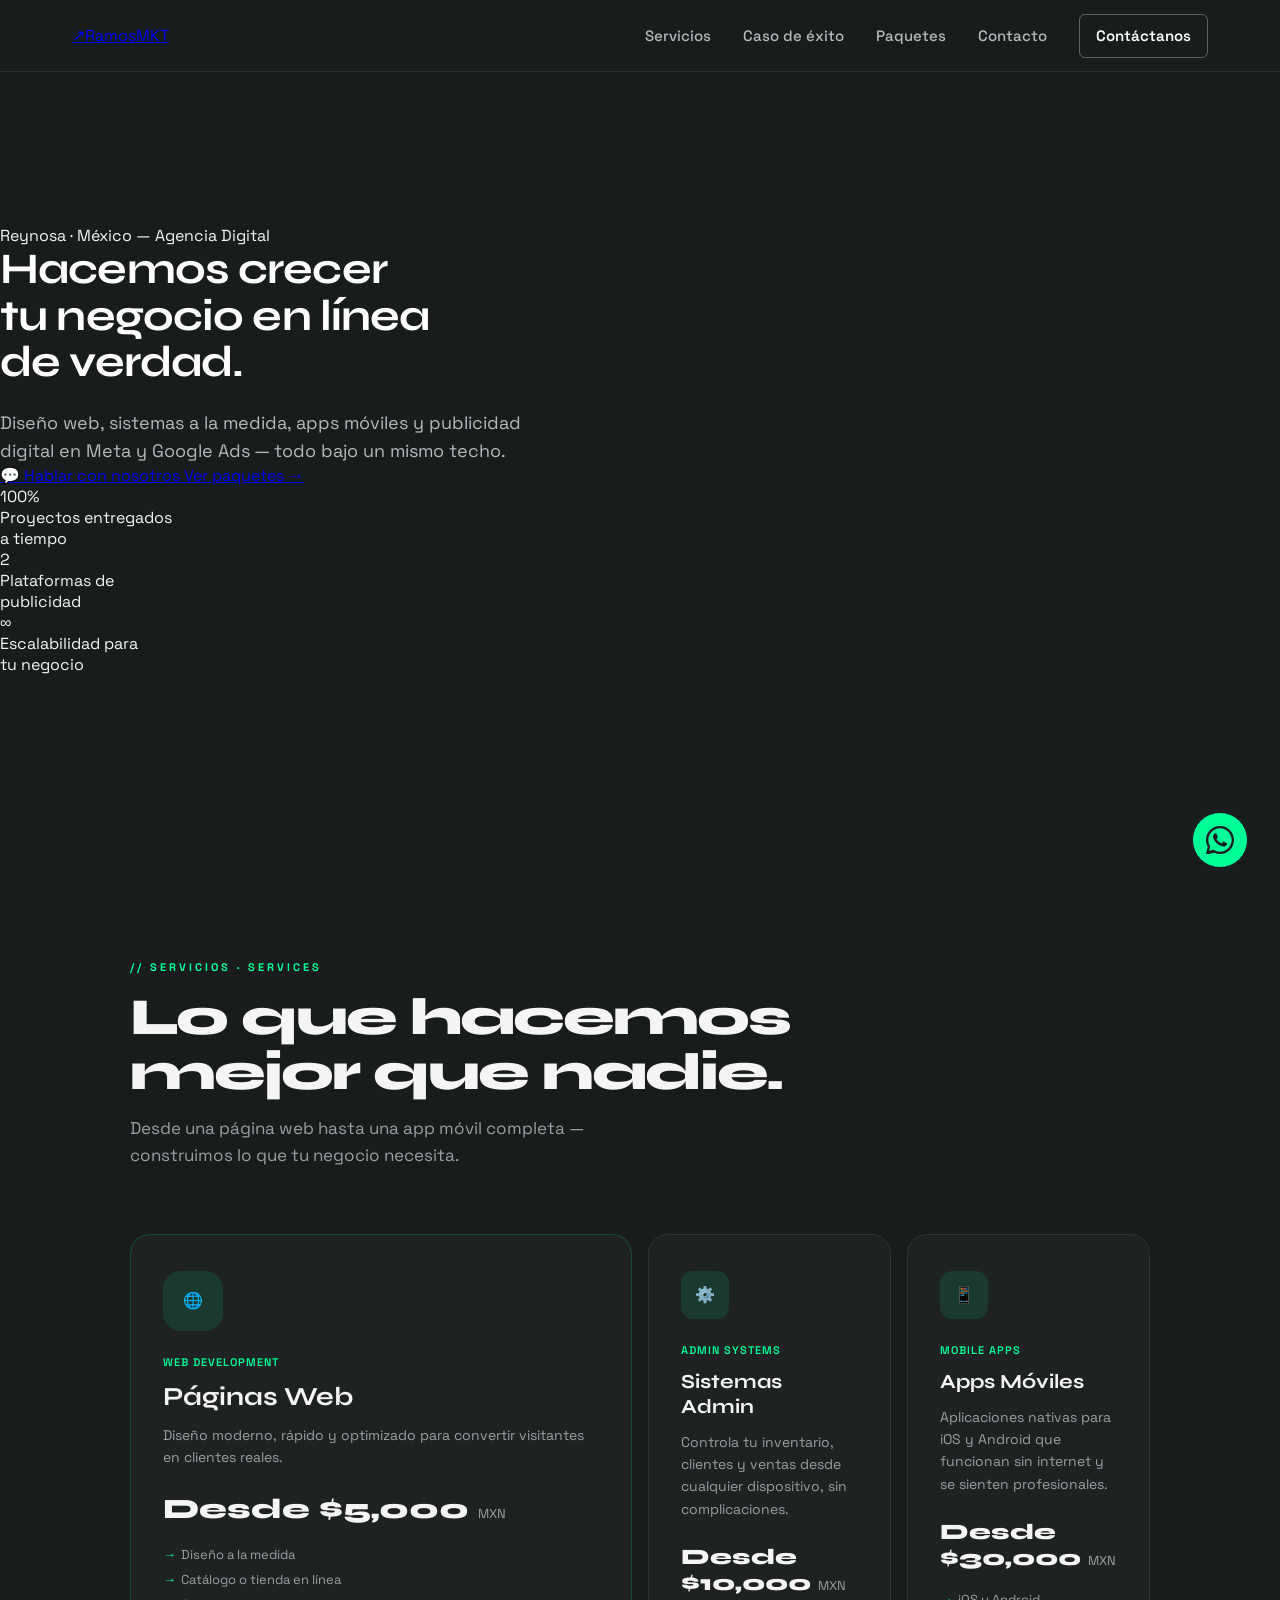
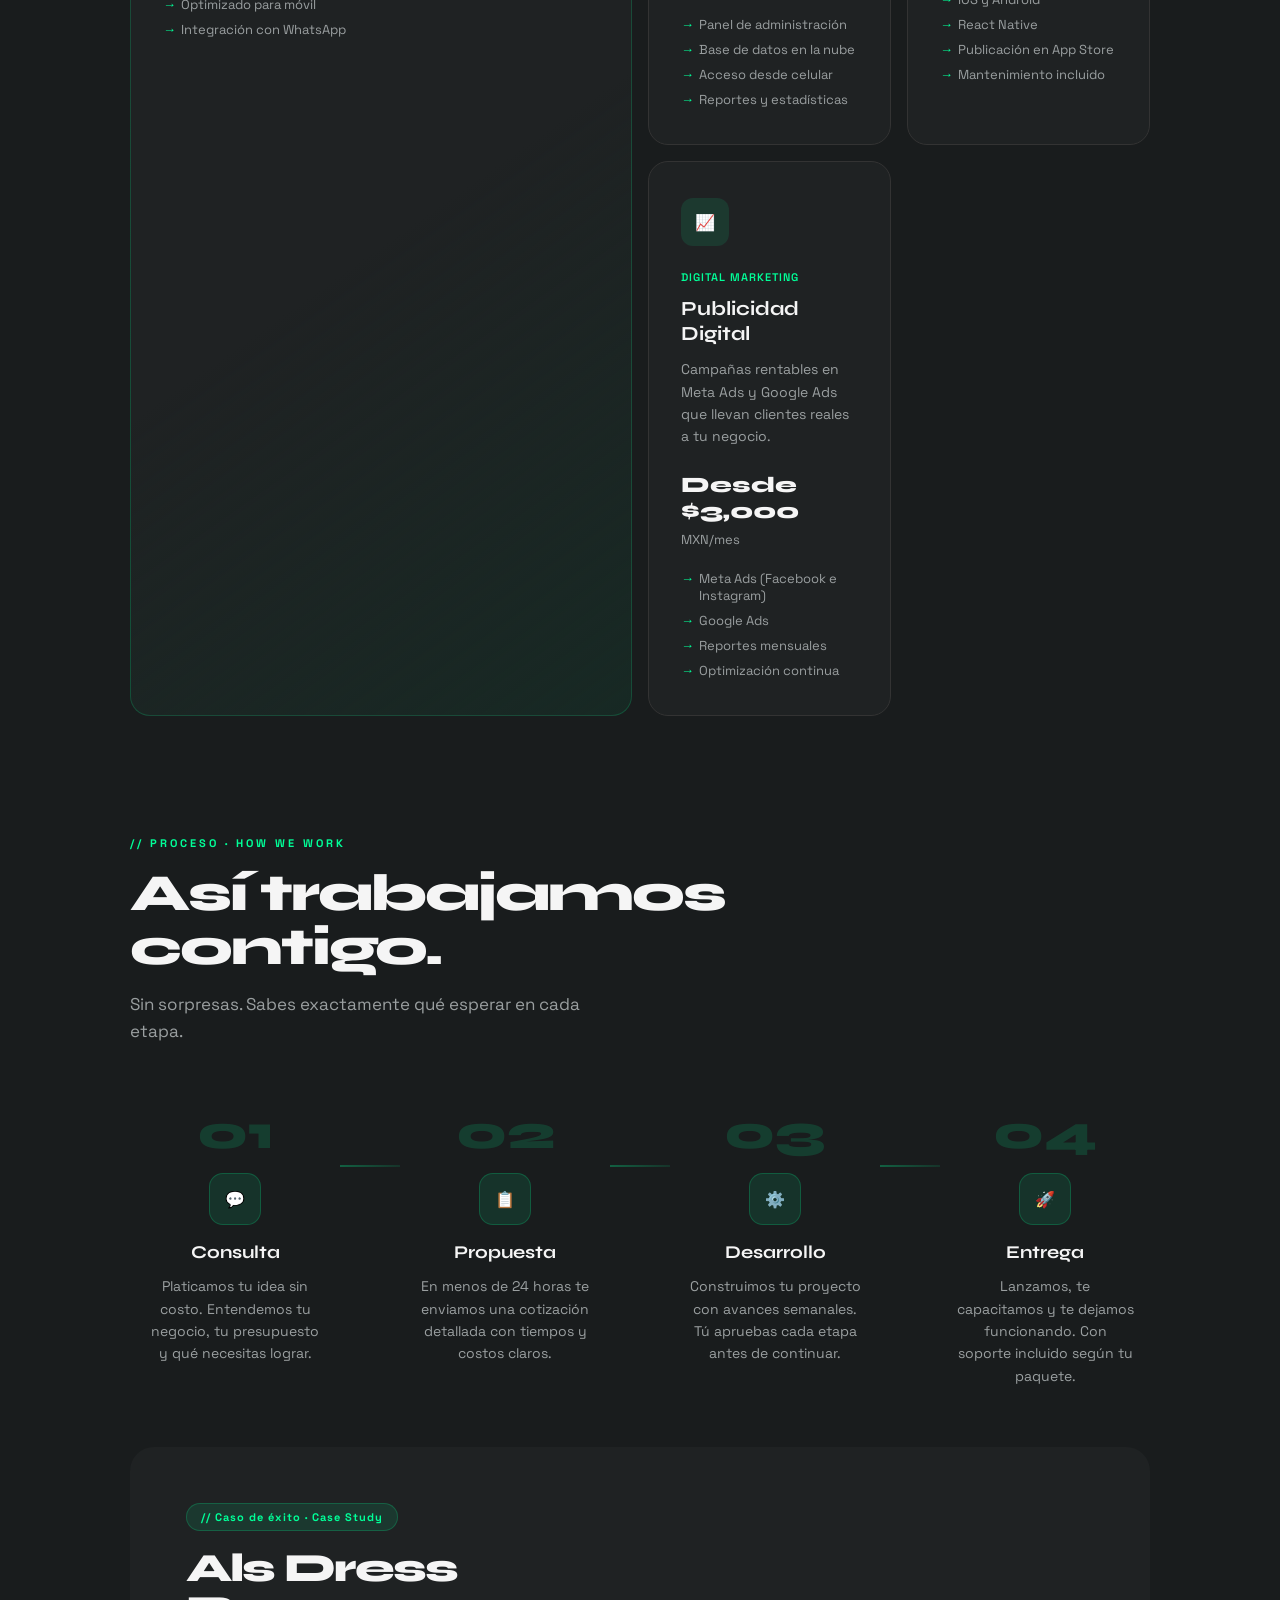
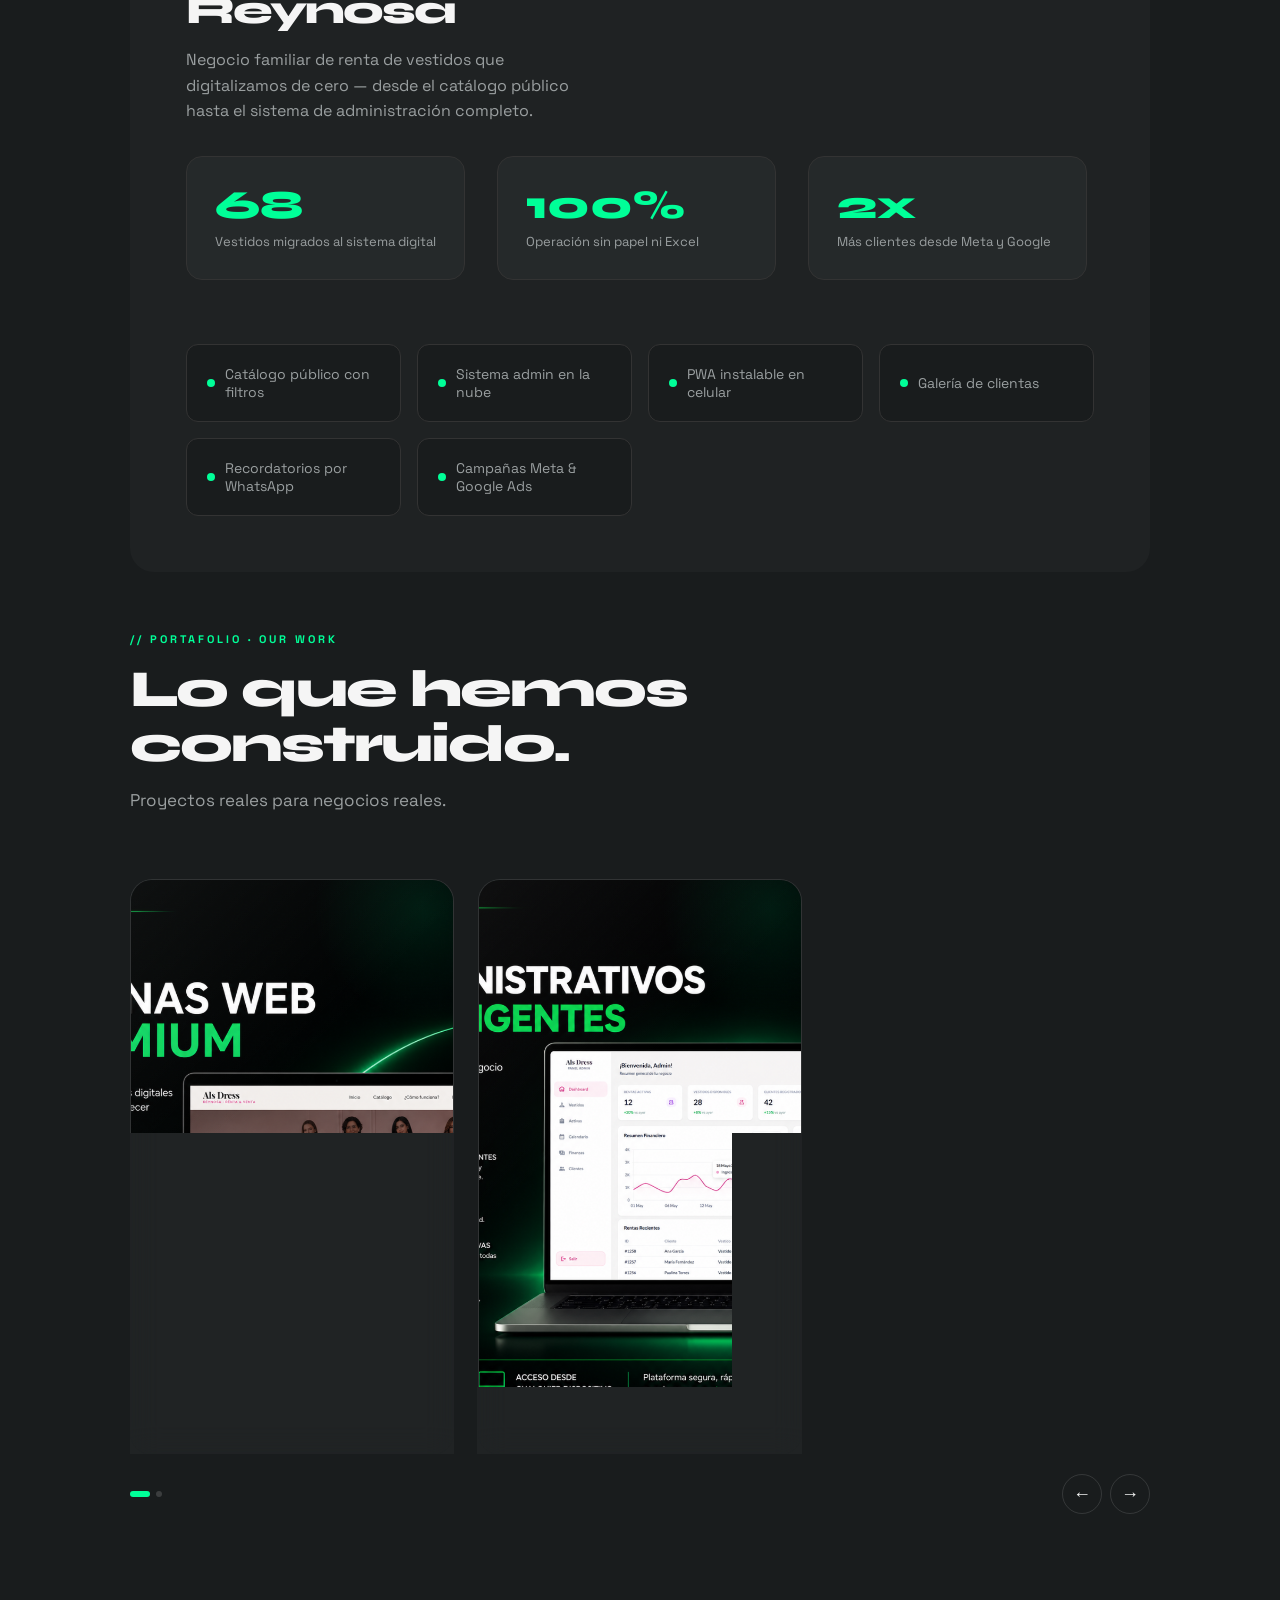
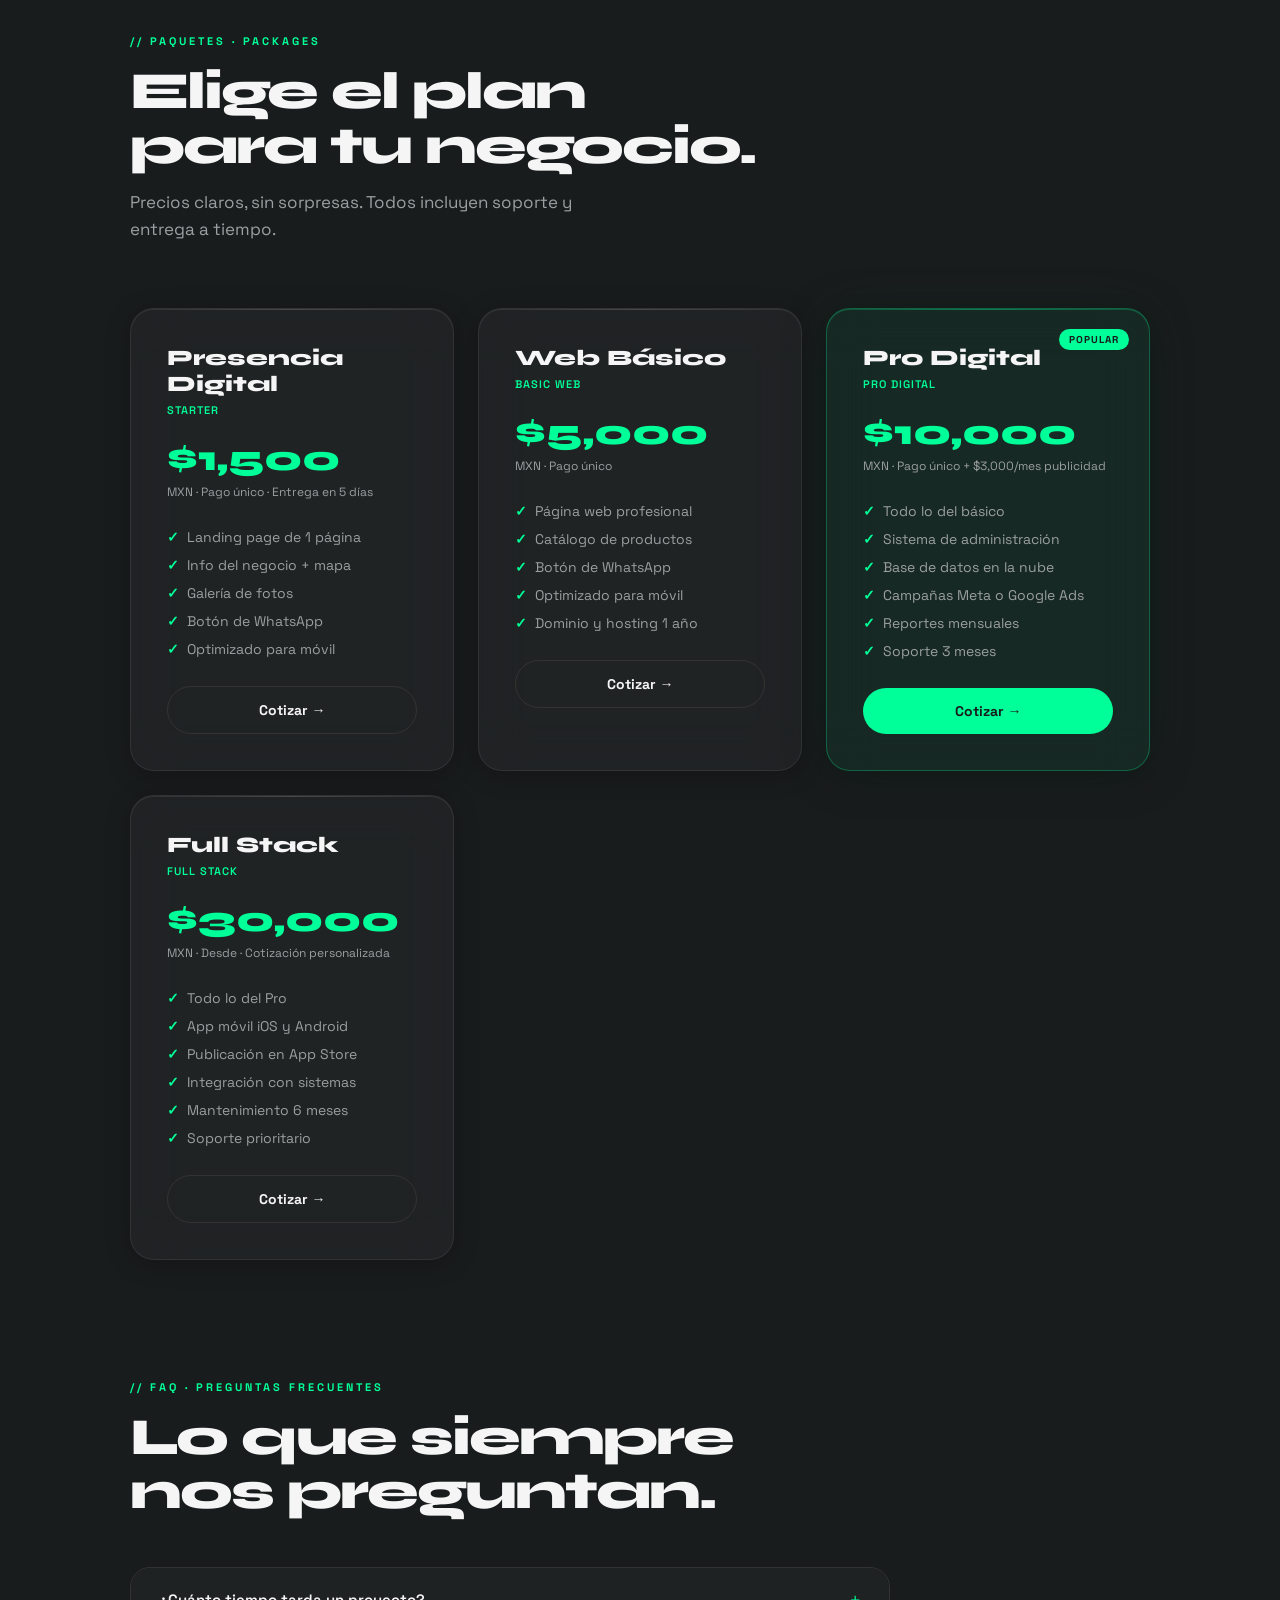
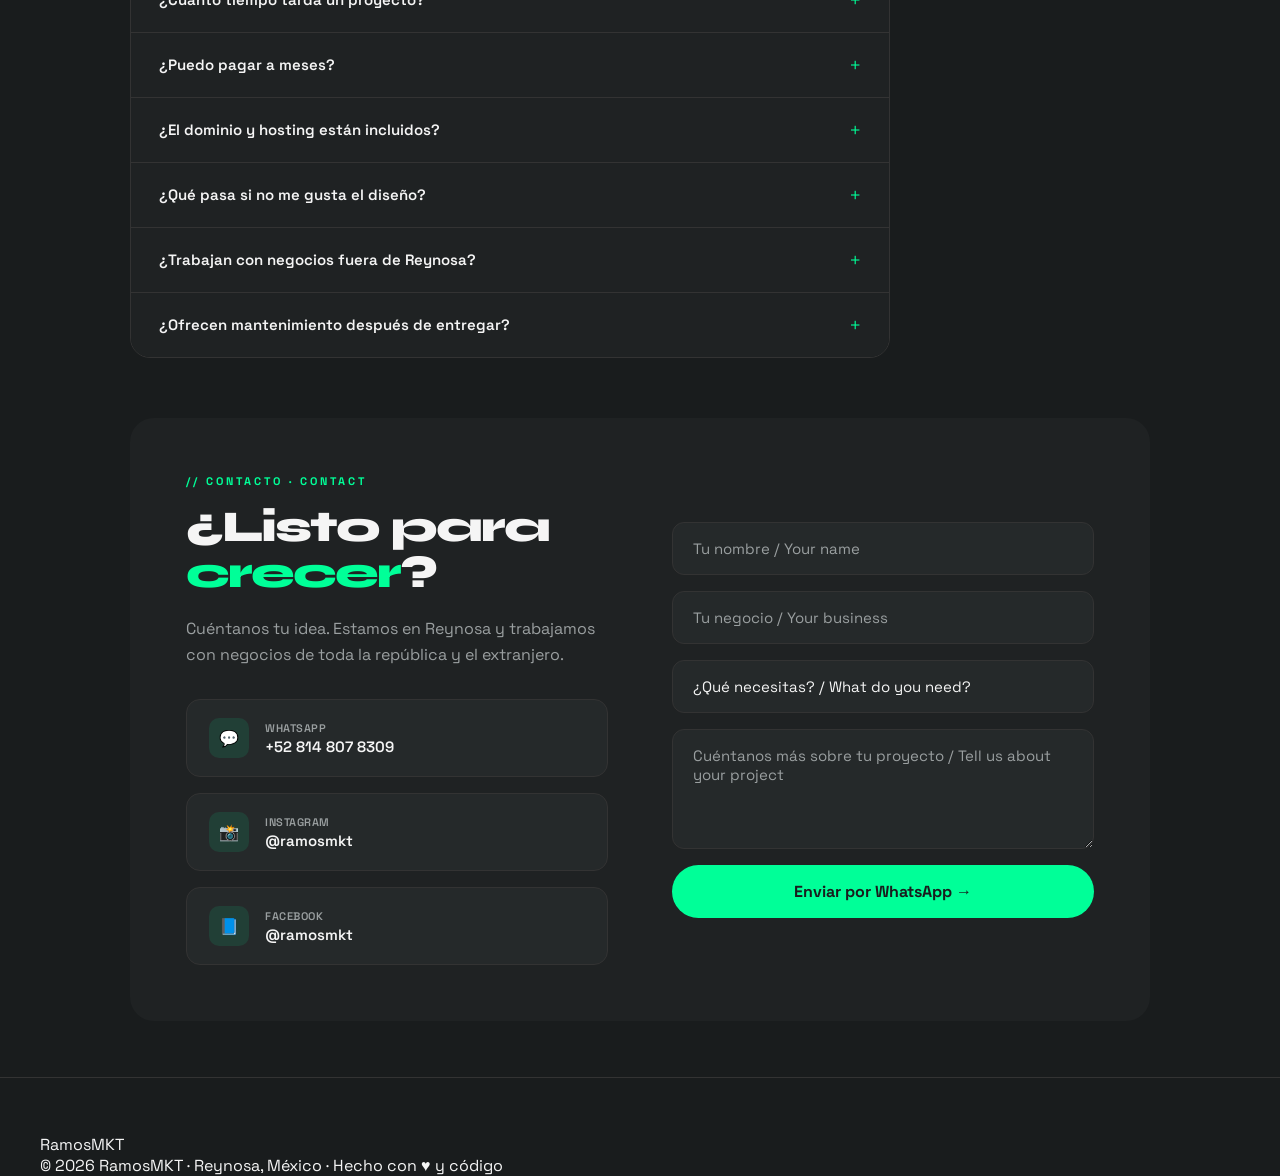
<file: Index.html>
<!DOCTYPE html>
<html lang="es">
<head>
<meta charset="UTF-8">
<meta name="viewport" content="width=device-width, initial-scale=1.0">
<title>RamosMKT — Agencia Digital | Reynosa, México</title>
<meta name="description" content="Agencia digital en Reynosa, México. Diseño web, sistemas a la medida, apps móviles y publicidad en Meta y Google Ads. Hacemos crecer tu negocio en línea.">
<meta property="og:title" content="RamosMKT — Agencia Digital">
<meta property="og:description" content="Hacemos crecer tu negocio en línea de verdad. Diseño web, sistemas, apps y publicidad digital desde Reynosa, México.">
<meta property="og:type" content="website">
<meta property="og:image" content="4.png">
<link rel="icon" type="image/png" href="5.png">
<meta name="twitter:card" content="summary_large_image">
<meta name="twitter:title" content="RamosMKT — Agencia Digital">
<meta name="twitter:description" content="Hacemos crecer tu negocio en línea de verdad. Diseño web, sistemas, apps y publicidad digital desde Reynosa, México.">
<link rel="preconnect" href="https://fonts.googleapis.com">
<link rel="preconnect" href="https://fonts.gstatic.com" crossorigin>
<link href="https://fonts.googleapis.com/css2?family=Space+Grotesk:wght@300;400;500;600;700&family=Syne:wght@700;800&display=swap" rel="stylesheet">
<link rel="stylesheet" href="Style.css">
</head>
<body>

<!-- NAV -->
<nav>
  <a href="#" class="nav-logo">
    <div class="nav-logo-icon">↗</div>
    <div class="nav-logo-text">Ramos<span>MKT</span></div>
  </a>
  <ul class="nav-links">
    <li><a href="#servicios">Servicios</a></li>
    <li><a href="#caso">Caso de éxito</a></li>
    <li><a href="#paquetes">Paquetes</a></li>
    <li><a href="#contacto">Contacto</a></li>
  </ul>
  <a href="https://wa.me/528148078309?text=Hola%20RamosMKT%2C%20me%20interesa%20conocer%20sus%20servicios" target="_blank" class="nav-cta">Contáctanos</a>
  <button class="nav-hamburger" id="navHamburger" aria-label="Abrir menú">
    <span></span><span></span><span></span>
  </button>
</nav>

<div class="nav-mobile-menu" id="navMobileMenu">
  <a href="#servicios">Servicios</a>
  <a href="#caso">Caso de éxito</a>
  <a href="#paquetes">Paquetes</a>
  <a href="#contacto">Contacto</a>
  <a href="https://wa.me/528148078309?text=Hola%20RamosMKT%2C%20me%20interesa%20conocer%20sus%20servicios" target="_blank" class="nav-mobile-cta">💬 Contáctanos</a>
</div>

<!-- HERO -->
<section class="hero">
  <div class="hero-grid"></div>
  <div class="hero-glow"></div>
  <div class="hero-content">
    <div class="hero-badge">
      <div class="hero-badge-dot"></div>
      Reynosa · México — Agencia Digital
    </div>
    <h1>
      Hacemos crecer<br>
      tu negocio <span class="green">en línea</span><br>
      <span class="outline">de verdad.</span>
    </h1>
    <p class="hero-sub">
      Diseño web, sistemas a la medida, apps móviles y
      <span>publicidad digital en Meta y Google Ads</span> —
      todo bajo un mismo techo.
    </p>
    <div class="hero-btns">
      <a href="https://wa.me/528148078309?text=Hola%20RamosMKT%2C%20me%20interesa%20conocer%20sus%20servicios" target="_blank" class="btn-primary">
        💬 Hablar con nosotros
      </a>
      <a href="#paquetes" class="btn-secondary">Ver paquetes →</a>
    </div>
    <div class="hero-stats">
      <div>
        <div class="hero-stat-num">100%</div>
        <div class="hero-stat-label">Proyectos entregados<br>a tiempo</div>
      </div>
      <div>
        <div class="hero-stat-num">2</div>
        <div class="hero-stat-label">Plataformas de<br>publicidad</div>
      </div>
      <div>
        <div class="hero-stat-num">∞</div>
        <div class="hero-stat-label">Escalabilidad para<br>tu negocio</div>
      </div>
    </div>
  </div>
</section>

<!-- SERVICES -->
<section id="servicios">
  <div class="section-tag">// Servicios · Services</div>
  <h2 class="section-title">Lo que hacemos<br>mejor que nadie.</h2>
  <p class="section-sub">Desde una página web hasta una app móvil completa — construimos lo que tu negocio necesita.</p>
  <div class="services-grid fade-up">
    <div class="service-card">
      <div class="service-icon">🌐</div>
      <div class="service-name-en">WEB DEVELOPMENT</div>
      <div class="service-name">Páginas Web</div>
      <p class="service-desc">Diseño moderno, rápido y optimizado para convertir visitantes en clientes reales.</p>
      <div class="service-price">Desde $5,000 <span>MXN</span></div>
      <ul class="service-features">
        <li>Diseño a la medida</li>
        <li>Catálogo o tienda en línea</li>
        <li>Optimizado para móvil</li>
        <li>Integración con WhatsApp</li>
      </ul>
    </div>
    <div class="service-card">
      <div class="service-icon">⚙️</div>
      <div class="service-name-en">ADMIN SYSTEMS</div>
      <div class="service-name">Sistemas Admin</div>
      <p class="service-desc">Controla tu inventario, clientes y ventas desde cualquier dispositivo, sin complicaciones.</p>
      <div class="service-price">Desde $10,000 <span>MXN</span></div>
      <ul class="service-features">
        <li>Panel de administración</li>
        <li>Base de datos en la nube</li>
        <li>Acceso desde celular</li>
        <li>Reportes y estadísticas</li>
      </ul>
    </div>
    <div class="service-card">
      <div class="service-icon">📱</div>
      <div class="service-name-en">MOBILE APPS</div>
      <div class="service-name">Apps Móviles</div>
      <p class="service-desc">Aplicaciones nativas para iOS y Android que funcionan sin internet y se sienten profesionales.</p>
      <div class="service-price">Desde $30,000 <span>MXN</span></div>
      <ul class="service-features">
        <li>iOS y Android</li>
        <li>React Native</li>
        <li>Publicación en App Store</li>
        <li>Mantenimiento incluido</li>
      </ul>
    </div>
    <div class="service-card">
      <div class="service-icon">📈</div>
      <div class="service-name-en">DIGITAL MARKETING</div>
      <div class="service-name">Publicidad Digital</div>
      <p class="service-desc">Campañas rentables en Meta Ads y Google Ads que llevan clientes reales a tu negocio.</p>
      <div class="service-price">Desde $3,000 <span>MXN/mes</span></div>
      <ul class="service-features">
        <li>Meta Ads (Facebook e Instagram)</li>
        <li>Google Ads</li>
        <li>Reportes mensuales</li>
        <li>Optimización continua</li>
      </ul>
    </div>
  </div>
</section>

<!-- PROCESO -->
<section id="proceso" class="proceso-section">
  <div class="section-tag">// Proceso · How we work</div>
  <h2 class="section-title">Así trabajamos<br>contigo.</h2>
  <p class="section-sub">Sin sorpresas. Sabes exactamente qué esperar en cada etapa.</p>
  <div class="proceso-steps fade-up">
    <div class="proceso-step">
      <div class="paso-num">01</div>
      <div class="paso-icon">💬</div>
      <div class="paso-name">Consulta</div>
      <p class="paso-desc">Platicamos tu idea sin costo. Entendemos tu negocio, tu presupuesto y qué necesitas lograr.</p>
    </div>
    <div class="proceso-connector"></div>
    <div class="proceso-step">
      <div class="paso-num">02</div>
      <div class="paso-icon">📋</div>
      <div class="paso-name">Propuesta</div>
      <p class="paso-desc">En menos de 24 horas te enviamos una cotización detallada con tiempos y costos claros.</p>
    </div>
    <div class="proceso-connector"></div>
    <div class="proceso-step">
      <div class="paso-num">03</div>
      <div class="paso-icon">⚙️</div>
      <div class="paso-name">Desarrollo</div>
      <p class="paso-desc">Construimos tu proyecto con avances semanales. Tú apruebas cada etapa antes de continuar.</p>
    </div>
    <div class="proceso-connector"></div>
    <div class="proceso-step">
      <div class="paso-num">04</div>
      <div class="paso-icon">🚀</div>
      <div class="paso-name">Entrega</div>
      <p class="paso-desc">Lanzamos, te capacitamos y te dejamos funcionando. Con soporte incluido según tu paquete.</p>
    </div>
  </div>
</section>

<!-- CASE STUDY -->
<div class="case-section fade-up" id="caso">
  <div class="case-header">
    <div>
      <div class="case-tag">// Caso de éxito · Case Study</div>
      <h2 class="case-title">Als Dress<br>Reynosa</h2>
      <p class="case-desc">Negocio familiar de renta de vestidos que digitalizamos de cero — desde el catálogo público hasta el sistema de administración completo.</p>
    </div>
    <div class="case-stats">
      <div class="case-stat">
        <div class="case-stat-num">68</div>
        <div class="case-stat-label">Vestidos migrados al sistema digital</div>
      </div>
      <div class="case-stat">
        <div class="case-stat-num">100%</div>
        <div class="case-stat-label">Operación sin papel ni Excel</div>
      </div>
      <div class="case-stat">
        <div class="case-stat-num">2x</div>
        <div class="case-stat-label">Más clientes desde Meta y Google</div>
      </div>
    </div>
  </div>
  <div class="case-features">
    <div class="case-feature"><div class="case-feature-dot"></div>Catálogo público con filtros</div>
    <div class="case-feature"><div class="case-feature-dot"></div>Sistema admin en la nube</div>
    <div class="case-feature"><div class="case-feature-dot"></div>PWA instalable en celular</div>
    <div class="case-feature"><div class="case-feature-dot"></div>Galería de clientas</div>
    <div class="case-feature"><div class="case-feature-dot"></div>Recordatorios por WhatsApp</div>
    <div class="case-feature"><div class="case-feature-dot"></div>Campañas Meta & Google Ads</div>
  </div>
</div>

<!-- PORTFOLIO -->
<section id="portafolio">
  <div class="section-tag">// Portafolio · Our work</div>
  <h2 class="section-title">Lo que hemos<br>construido.</h2>
  <p class="section-sub">Proyectos reales para negocios reales.</p>
  <div class="portfolio-grid fade-up">
    <div class="portfolio-card">
      <img src="1.png" alt="Páginas Web Premium — RamosMKT" class="portfolio-img">
      <div class="portfolio-info">
        <div class="portfolio-tag">WEB DEVELOPMENT</div>
        <div class="portfolio-title">Páginas Web Premium</div>
        <p class="portfolio-desc">Sitios modernos y optimizados que convierten visitas en clientes. Diseño a la medida con integración WhatsApp.</p>
      </div>
    </div>
    <div class="portfolio-card">
      <img src="2.png" alt="Sistemas Administrativos — RamosMKT" class="portfolio-img">
      <div class="portfolio-info">
        <div class="portfolio-tag">ADMIN SYSTEMS</div>
        <div class="portfolio-title">Sistemas Administrativos</div>
        <p class="portfolio-desc">Dashboards a la medida para controlar inventario, clientes y finanzas desde cualquier dispositivo.</p>
      </div>
    </div>
  </div>
</section>

<!-- PACKAGES -->
<section id="paquetes">
  <div class="section-tag">// Paquetes · Packages</div>
  <h2 class="section-title">Elige el plan<br>para tu negocio.</h2>
  <p class="section-sub">Precios claros, sin sorpresas. Todos incluyen soporte y entrega a tiempo.</p>
  <div class="packages-grid fade-up">
    <div class="package-card">
      <div class="package-name">Presencia Digital</div>
      <div class="package-name-en">STARTER</div>
      <div class="package-price">$1,500</div>
      <div class="package-price-note">MXN · Pago único · Entrega en 5 días</div>
      <ul class="package-features">
        <li>Landing page de 1 página</li>
        <li>Info del negocio + mapa</li>
        <li>Galería de fotos</li>
        <li>Botón de WhatsApp</li>
        <li>Optimizado para móvil</li>
      </ul>
      <a href="https://wa.me/528148078309?text=Hola%2C%20me%20interesa%20el%20paquete%20Presencia%20Digital" target="_blank" class="package-btn outline">Cotizar →</a>
    </div>
    <div class="package-card">
      <div class="package-name">Web Básico</div>
      <div class="package-name-en">BASIC WEB</div>
      <div class="package-price">$5,000</div>
      <div class="package-price-note">MXN · Pago único</div>
      <ul class="package-features">
        <li>Página web profesional</li>
        <li>Catálogo de productos</li>
        <li>Botón de WhatsApp</li>
        <li>Optimizado para móvil</li>
        <li>Dominio y hosting 1 año</li>
      </ul>
      <a href="https://wa.me/528148078309?text=Hola%2C%20me%20interesa%20el%20paquete%20Web%20B%C3%A1sico" target="_blank" class="package-btn outline">Cotizar →</a>
    </div>
    <div class="package-card featured">
      <div class="package-badge">POPULAR</div>
      <div class="package-name">Pro Digital</div>
      <div class="package-name-en">PRO DIGITAL</div>
      <div class="package-price">$10,000</div>
      <div class="package-price-note">MXN · Pago único + $3,000/mes publicidad</div>
      <ul class="package-features">
        <li>Todo lo del básico</li>
        <li>Sistema de administración</li>
        <li>Base de datos en la nube</li>
        <li>Campañas Meta o Google Ads</li>
        <li>Reportes mensuales</li>
        <li>Soporte 3 meses</li>
      </ul>
      <a href="https://wa.me/528148078309?text=Hola%2C%20me%20interesa%20el%20paquete%20Pro%20Digital" target="_blank" class="package-btn solid">Cotizar →</a>
    </div>
    <div class="package-card">
      <div class="package-name">Full Stack</div>
      <div class="package-name-en">FULL STACK</div>
      <div class="package-price">$30,000</div>
      <div class="package-price-note">MXN · Desde · Cotización personalizada</div>
      <ul class="package-features">
        <li>Todo lo del Pro</li>
        <li>App móvil iOS y Android</li>
        <li>Publicación en App Store</li>
        <li>Integración con sistemas</li>
        <li>Mantenimiento 6 meses</li>
        <li>Soporte prioritario</li>
      </ul>
      <a href="https://wa.me/528148078309?text=Hola%2C%20me%20interesa%20el%20paquete%20Full%20Stack" target="_blank" class="package-btn outline">Cotizar →</a>
    </div>
  </div>
</section>

<!-- FAQ -->
<section id="faq">
  <div class="section-tag">// FAQ · Preguntas frecuentes</div>
  <h2 class="section-title">Lo que siempre<br>nos preguntan.</h2>
  <div class="faq-list fade-up">
    <div class="faq-item">
      <button class="faq-question">¿Cuánto tiempo tarda un proyecto? <span class="faq-icon">+</span></button>
      <div class="faq-answer"><p>Una página web básica la entregamos en 5–7 días. Un sistema de administración toma entre 3 y 6 semanas. Una app móvil entre 6 y 12 semanas. Siempre te damos una fecha comprometida antes de arrancar.</p></div>
    </div>
    <div class="faq-item">
      <button class="faq-question">¿Puedo pagar a meses? <span class="faq-icon">+</span></button>
      <div class="faq-answer"><p>Sí. Manejamos esquemas de 50% al inicio y 50% en entrega, o en 3 pagos para proyectos más grandes. Platicamos lo que mejor funcione para ti.</p></div>
    </div>
    <div class="faq-item">
      <button class="faq-question">¿El dominio y hosting están incluidos? <span class="faq-icon">+</span></button>
      <div class="faq-answer"><p>En el paquete Web Básico incluimos dominio y hosting por 1 año. En los demás paquetes el hosting depende de los requerimientos del sistema; te asesoramos sobre la mejor opción.</p></div>
    </div>
    <div class="faq-item">
      <button class="faq-question">¿Qué pasa si no me gusta el diseño? <span class="faq-icon">+</span></button>
      <div class="faq-answer"><p>Trabajamos con rondas de revisión. Antes de desarrollar, apruebas el diseño. Incluimos hasta 2 rondas de cambios sin costo extra para asegurarnos que quedes satisfecho.</p></div>
    </div>
    <div class="faq-item">
      <button class="faq-question">¿Trabajan con negocios fuera de Reynosa? <span class="faq-icon">+</span></button>
      <div class="faq-answer"><p>Sí, trabajamos con clientes de toda la república y el extranjero. Todo el proceso es 100% remoto vía WhatsApp, videollamadas y avances en línea.</p></div>
    </div>
    <div class="faq-item">
      <button class="faq-question">¿Ofrecen mantenimiento después de entregar? <span class="faq-icon">+</span></button>
      <div class="faq-answer"><p>Sí. El paquete Pro Digital incluye 3 meses de soporte y el Full Stack 6 meses. También ofrecemos planes de mantenimiento mensual por separado si lo necesitas.</p></div>
    </div>
  </div>
</section>

<!-- CONTACT -->
<div class="contact-section fade-up" id="contacto">
  <div>
    <div class="section-tag">// Contacto · Contact</div>
    <h2 class="contact-title">¿Listo para<br><span>crecer</span>?</h2>
    <p class="contact-desc">Cuéntanos tu idea. Estamos en Reynosa y trabajamos con negocios de toda la república y el extranjero.</p>
    <div class="contact-methods">
      <a href="https://wa.me/528148078309?text=Hola%20RamosMKT%2C%20me%20interesa%20conocer%20sus%20servicios" target="_blank" class="contact-method">
        <div class="contact-method-icon">💬</div>
        <div>
          <div class="contact-method-label">WHATSAPP</div>
          <div class="contact-method-value">+52 814 807 8309</div>
        </div>
      </a>
      <a href="https://instagram.com/ramosmkt" target="_blank" class="contact-method">
        <div class="contact-method-icon">📸</div>
        <div>
          <div class="contact-method-label">INSTAGRAM</div>
          <div class="contact-method-value">@ramosmkt</div>
        </div>
      </a>
      <a href="https://facebook.com/ramosmkt" target="_blank" class="contact-method">
        <div class="contact-method-icon">📘</div>
        <div>
          <div class="contact-method-label">FACEBOOK</div>
          <div class="contact-method-value">@ramosmkt</div>
        </div>
      </a>
    </div>
  </div>
  <div>
    <div class="contact-form">
      <input type="text" class="form-input" placeholder="Tu nombre / Your name">
      <input type="text" class="form-input" placeholder="Tu negocio / Your business">
      <select class="form-select">
        <option value="" disabled selected>¿Qué necesitas? / What do you need?</option>
        <option>Presencia Digital (Starter)</option>
        <option>Página web (Web Básico)</option>
        <option>Sistema de administración</option>
        <option>App móvil</option>
        <option>Publicidad digital</option>
        <option>Paquete completo</option>
      </select>
      <textarea class="form-textarea" placeholder="Cuéntanos más sobre tu proyecto / Tell us about your project"></textarea>
      <button class="form-btn" onclick="enviarFormulario()">Enviar por WhatsApp →</button>
    </div>
  </div>
</div>

<!-- FOOTER -->
<footer>
  <div class="footer-logo">Ramos<span>MKT</span></div>
  <div class="footer-text">© 2026 RamosMKT · Reynosa, México · Hecho con <span>♥</span> y código</div>
</footer>

<!-- WHATSAPP FLOAT -->
<a href="https://wa.me/528148078309?text=Hola%20RamosMKT%2C%20me%20interesa%20conocer%20sus%20servicios" target="_blank" class="wa-float" aria-label="Contactar por WhatsApp">
  <svg viewBox="0 0 24 24" fill="currentColor"><path d="M17.472 14.382c-.297-.149-1.758-.867-2.03-.967-.273-.099-.471-.148-.67.15-.197.297-.767.966-.94 1.164-.173.199-.347.223-.644.075-.297-.15-1.255-.463-2.39-1.475-.883-.788-1.48-1.761-1.653-2.059-.173-.297-.018-.458.13-.606.134-.133.298-.347.446-.52.149-.174.198-.298.298-.497.099-.198.05-.371-.025-.52-.075-.149-.669-1.612-.916-2.207-.242-.579-.487-.5-.669-.51-.173-.008-.371-.01-.57-.01-.198 0-.52.074-.792.372-.272.297-1.04 1.016-1.04 2.479 0 1.462 1.065 2.875 1.213 3.074.149.198 2.096 3.2 5.077 4.487.709.306 1.262.489 1.694.625.712.227 1.36.195 1.871.118.571-.085 1.758-.719 2.006-1.413.248-.694.248-1.289.173-1.413-.074-.124-.272-.198-.57-.347z"/><path d="M12 0C5.373 0 0 5.373 0 12c0 2.127.558 4.126 1.533 5.857L.057 23.882a.5.5 0 00.606.65l6.337-1.697A11.94 11.94 0 0012 24c6.627 0 12-5.373 12-12S18.627 0 12 0zm0 22a9.953 9.953 0 01-5.271-1.504l-.362-.215-3.759 1.007 1.006-3.668-.234-.374A9.953 9.953 0 012 12C2 6.477 6.477 2 12 2s10 4.477 10 10-4.477 10-10 10z"/></svg>
</a>

<script src="main.js"></script>
</body>
</html>
</file>
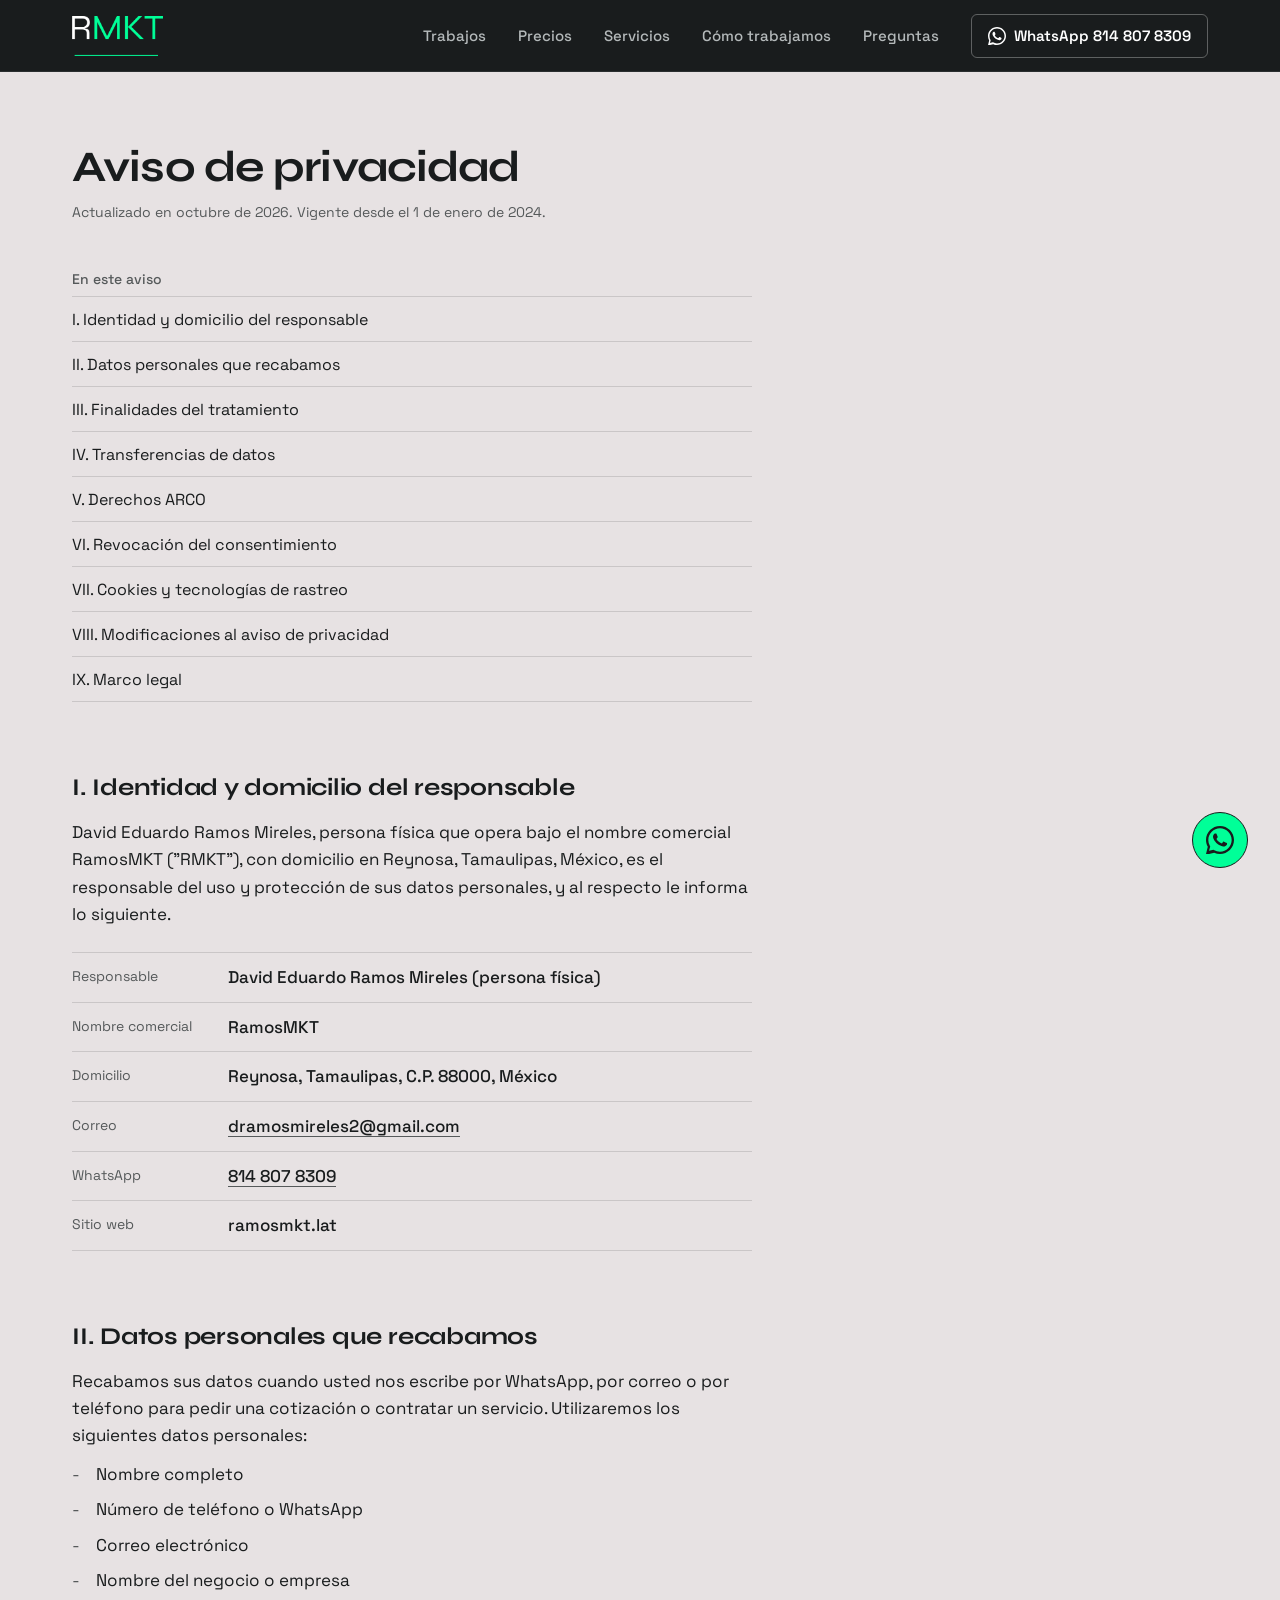
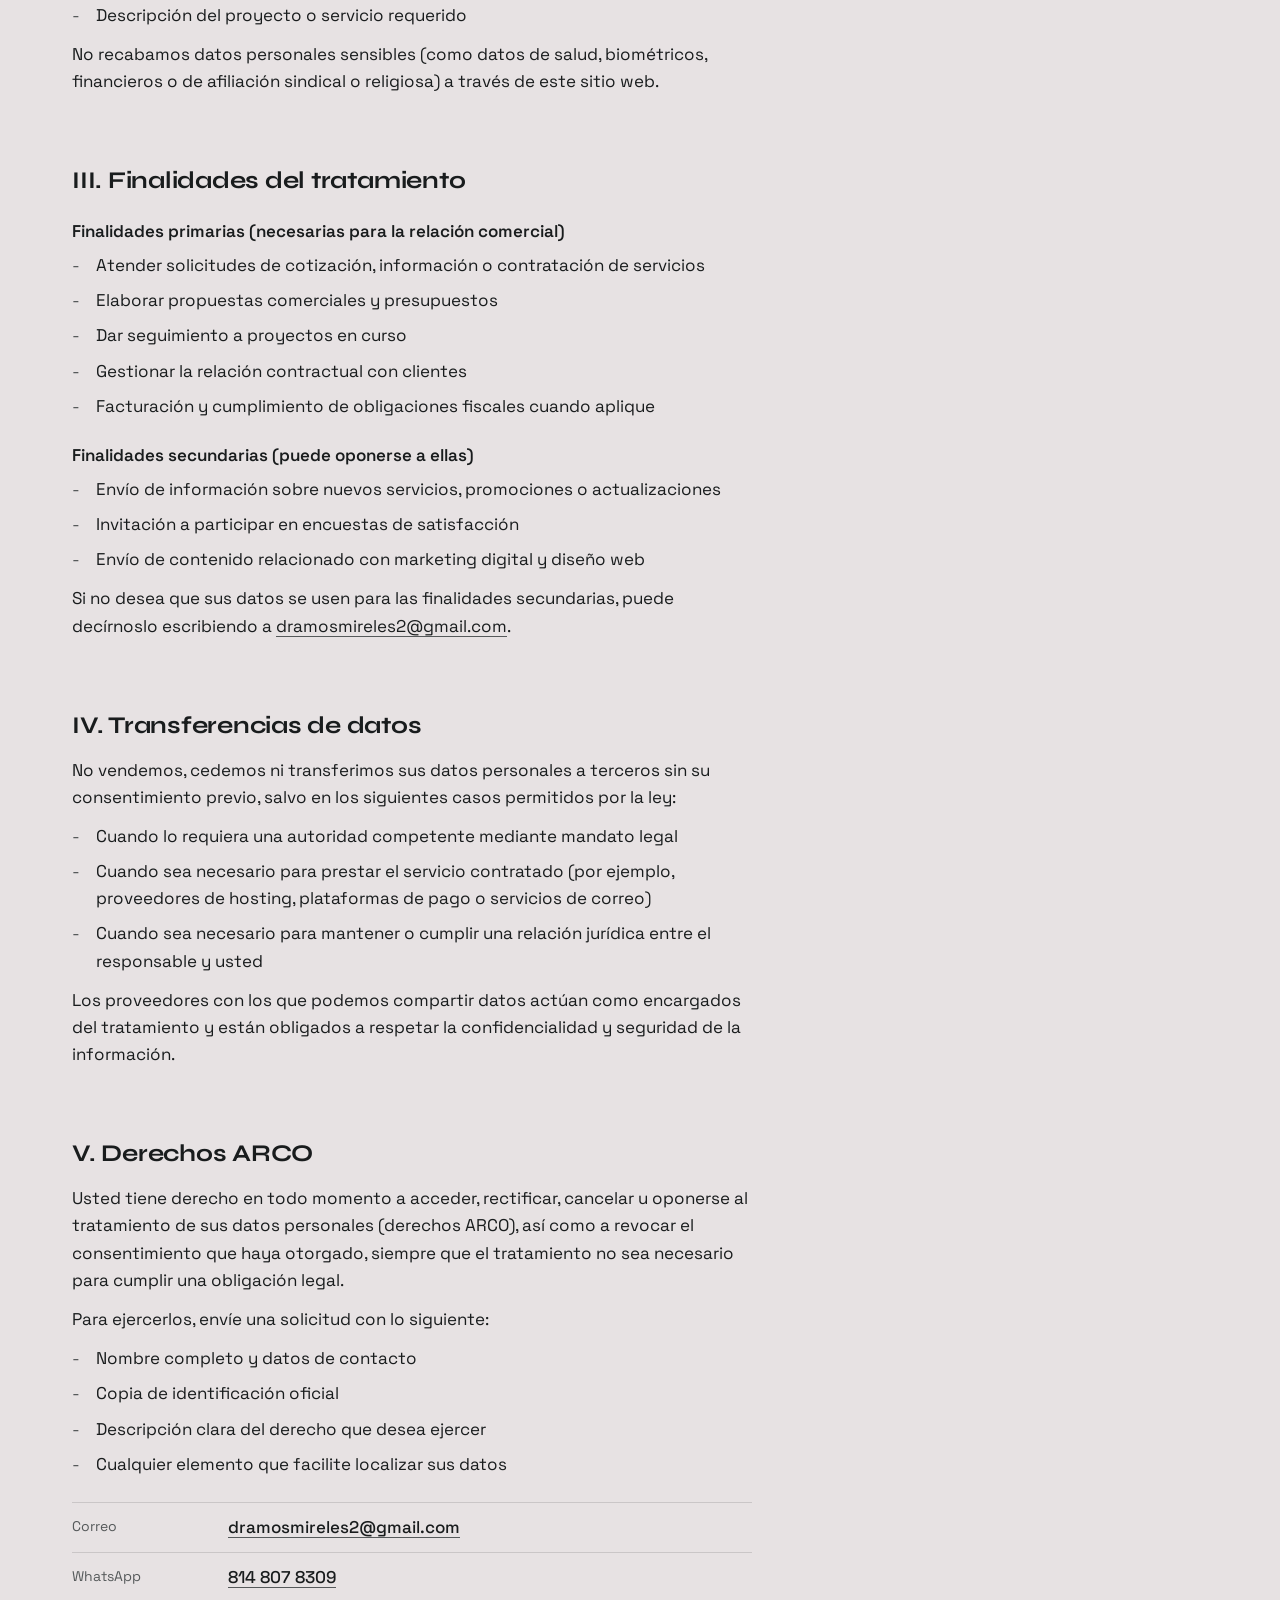
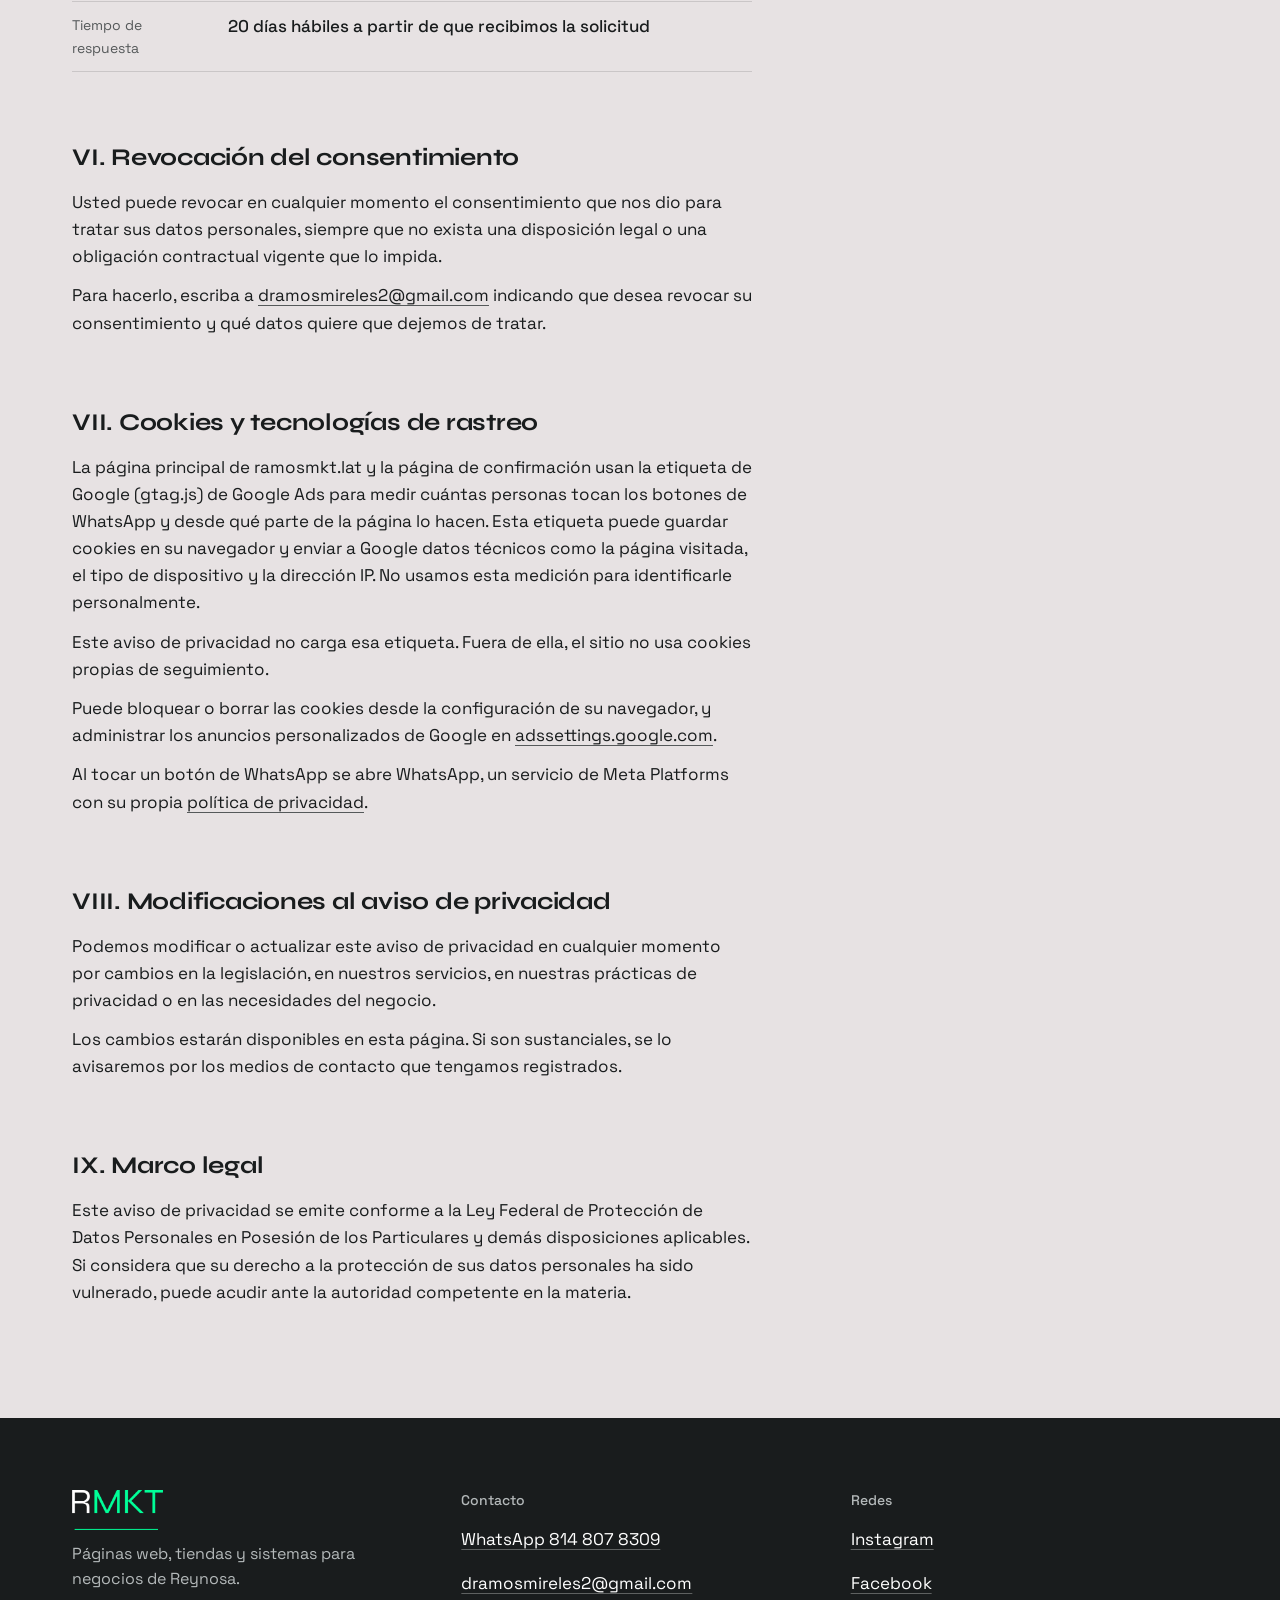
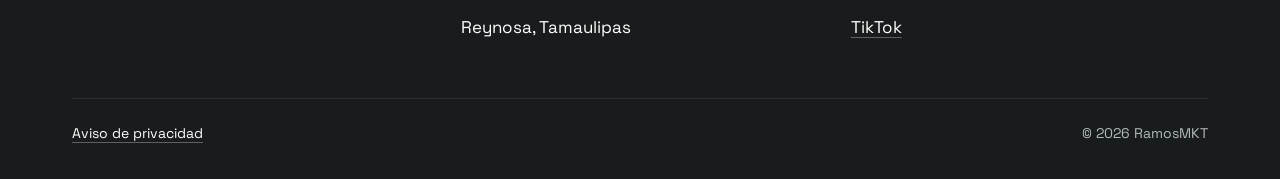
<file: aviso-privacidad.html>
<!DOCTYPE html>
<html lang="es">
<head>
<meta charset="UTF-8">
<meta name="viewport" content="width=device-width, initial-scale=1.0">
<title>Aviso de privacidad | RamosMKT</title>
<meta name="description" content="Aviso de privacidad de RamosMKT: qué datos recabamos, para qué los usamos y cómo ejercer sus derechos ARCO.">
<meta name="robots" content="noindex">
<link rel="canonical" href="https://ramosmkt.lat/aviso-privacidad">
<link rel="icon" type="image/png" href="/5.png">
<link rel="preload" href="/fonts/syne-latin-wght-normal.woff2" as="font" type="font/woff2" crossorigin>
<link rel="preload" href="/fonts/space-grotesk-latin-wght-normal.woff2" as="font" type="font/woff2" crossorigin>
<link rel="stylesheet" href="/Style.css">
</head>
<body>
<!-- NAV (docs/DESIGN.md) -->
<nav aria-label="Principal">
  <a href="/" class="nav-logo" aria-label="RamosMKT, ir al inicio">
    <img src="/img/logo-rmkt-recortado.png" alt="" class="nav-logo-img" width="568" height="249">
  </a>
  <ul class="nav-links">
    <li><a href="/#proyectos" class="nav-link">Trabajos</a></li>
    <li><a href="/#paquetes" class="nav-link">Precios</a></li>
    <li><a href="/#servicios" class="nav-link">Servicios</a></li>
    <li><a href="/#proceso" class="nav-link">Cómo trabajamos</a></li>
    <li><a href="/#faq" class="nav-link">Preguntas</a></li>
  </ul>
  <a href="https://wa.me/528148078309?text=Hola%2C%20vi%20su%20p%C3%A1gina%20y%20quiero%20cotizar%20una%20p%C3%A1gina%20web%20para%20mi%20negocio." target="_blank" rel="noopener" class="nav-cta" data-ubicacion="nav" aria-label="Escríbenos por WhatsApp al 814 807 8309">
    <svg class="nav-wa-glifo" viewBox="0 0 24 24" fill="currentColor" aria-hidden="true"><path d="M17.472 14.382c-.297-.149-1.758-.867-2.03-.967-.273-.099-.471-.148-.67.15-.197.297-.767.966-.94 1.164-.173.199-.347.223-.644.075-.297-.15-1.255-.463-2.39-1.475-.883-.788-1.48-1.761-1.653-2.059-.173-.297-.018-.458.13-.606.134-.133.298-.347.446-.52.149-.174.198-.298.298-.497.099-.198.05-.371-.025-.52-.075-.149-.669-1.612-.916-2.207-.242-.579-.487-.5-.669-.51-.173-.008-.371-.01-.57-.01-.198 0-.52.074-.792.372-.272.297-1.04 1.016-1.04 2.479 0 1.462 1.065 2.875 1.213 3.074.149.198 2.096 3.2 5.077 4.487.709.306 1.262.489 1.694.625.712.227 1.36.195 1.871.118.571-.085 1.758-.719 2.006-1.413.248-.694.248-1.289.173-1.413-.074-.124-.272-.198-.57-.347z"/><path d="M12 0C5.373 0 0 5.373 0 12c0 2.127.558 4.126 1.533 5.857L.057 23.882a.5.5 0 00.606.65l6.337-1.697A11.94 11.94 0 0012 24c6.627 0 12-5.373 12-12S18.627 0 12 0zm0 22a9.953 9.953 0 01-5.271-1.504l-.362-.215-3.759 1.007 1.006-3.668-.234-.374A9.953 9.953 0 012 12C2 6.477 6.477 2 12 2s10 4.477 10 10-4.477 10-10 10z"/></svg>
    WhatsApp 814 807 8309
  </a>
  <button class="nav-hamburger" id="navHamburger" type="button" aria-label="Abrir menú" aria-expanded="false" aria-controls="navMobileMenu">
    <span></span><span></span><span></span>
  </button>
</nav>

<div class="nav-mobile-menu" id="navMobileMenu">
  <ul>
    <li><a href="/#proyectos">Trabajos</a></li>
    <li><a href="/#paquetes">Precios</a></li>
    <li><a href="/#servicios">Servicios</a></li>
    <li><a href="/#proceso">Cómo trabajamos</a></li>
    <li><a href="/#faq">Preguntas</a></li>
  </ul>
  <a href="https://wa.me/528148078309?text=Hola%2C%20vi%20su%20p%C3%A1gina%20y%20quiero%20cotizar%20una%20p%C3%A1gina%20web%20para%20mi%20negocio." target="_blank" rel="noopener" class="boton-wa" data-ubicacion="menu" aria-label="Escríbenos por WhatsApp para cotizar tu página">
    <svg viewBox="0 0 24 24" fill="currentColor" aria-hidden="true"><path d="M17.472 14.382c-.297-.149-1.758-.867-2.03-.967-.273-.099-.471-.148-.67.15-.197.297-.767.966-.94 1.164-.173.199-.347.223-.644.075-.297-.15-1.255-.463-2.39-1.475-.883-.788-1.48-1.761-1.653-2.059-.173-.297-.018-.458.13-.606.134-.133.298-.347.446-.52.149-.174.198-.298.298-.497.099-.198.05-.371-.025-.52-.075-.149-.669-1.612-.916-2.207-.242-.579-.487-.5-.669-.51-.173-.008-.371-.01-.57-.01-.198 0-.52.074-.792.372-.272.297-1.04 1.016-1.04 2.479 0 1.462 1.065 2.875 1.213 3.074.149.198 2.096 3.2 5.077 4.487.709.306 1.262.489 1.694.625.712.227 1.36.195 1.871.118.571-.085 1.758-.719 2.006-1.413.248-.694.248-1.289.173-1.413-.074-.124-.272-.198-.57-.347z"/><path d="M12 0C5.373 0 0 5.373 0 12c0 2.127.558 4.126 1.533 5.857L.057 23.882a.5.5 0 00.606.65l6.337-1.697A11.94 11.94 0 0012 24c6.627 0 12-5.373 12-12S18.627 0 12 0zm0 22a9.953 9.953 0 01-5.271-1.504l-.362-.215-3.759 1.007 1.006-3.668-.234-.374A9.953 9.953 0 012 12C2 6.477 6.477 2 12 2s10 4.477 10 10-4.477 10-10 10z"/></svg>
    Escríbenos por WhatsApp
  </a>
  <p class="nav-mobile-horario">Lunes a sábado, 9:00 a 19:00</p>
</div>

<!-- AVISO DE PRIVACIDAD · documento en papel (docs/DESIGN.md) -->
<main class="legal">
  <article class="legal-cuerpo">
    <header class="legal-cabeza">
      <h1>Aviso de privacidad</h1>
      <p>Actualizado en octubre de 2026. Vigente desde el 1 de enero de 2024.</p>
    </header>
    <nav class="legal-indice" aria-labelledby="indice-titulo">
      <h2 id="indice-titulo">En este aviso</h2>
      <ol>
        <li><a href="#responsable">I. Identidad y domicilio del responsable</a></li>
        <li><a href="#datos">II. Datos personales que recabamos</a></li>
        <li><a href="#finalidades">III. Finalidades del tratamiento</a></li>
        <li><a href="#transferencias">IV. Transferencias de datos</a></li>
        <li><a href="#arco">V. Derechos ARCO</a></li>
        <li><a href="#revocacion">VI. Revocación del consentimiento</a></li>
        <li><a href="#cookies">VII. Cookies y tecnologías de rastreo</a></li>
        <li><a href="#cambios">VIII. Modificaciones al aviso de privacidad</a></li>
        <li><a href="#marco">IX. Marco legal</a></li>
      </ol>
    </nav>
    <div class="legal-texto">
      <section id="responsable" aria-labelledby="responsable-titulo">
        <h2 id="responsable-titulo">I. Identidad y domicilio del responsable</h2>
        <p>David Eduardo Ramos Mireles, persona física que opera bajo el nombre comercial RamosMKT ("RMKT"), con domicilio en Reynosa, Tamaulipas, México, es el responsable del uso y protección de sus datos personales, y al respecto le informa lo siguiente.</p>
        <dl class="legal-datos">
          <div><dt>Responsable</dt><dd>David Eduardo Ramos Mireles (persona física)</dd></div>
          <div><dt>Nombre comercial</dt><dd>RamosMKT</dd></div>
          <div><dt>Domicilio</dt><dd>Reynosa, Tamaulipas, C.P. 88000, México</dd></div>
          <div><dt>Correo</dt><dd><a href="mailto:dramosmireles2@gmail.com">dramosmireles2@gmail.com</a></dd></div>
          <div><dt>WhatsApp</dt><dd><a href="https://wa.me/528148078309" target="_blank" rel="noopener">814 807 8309</a></dd></div>
          <div><dt>Sitio web</dt><dd>ramosmkt.lat</dd></div>
        </dl>
      </section>
      <section id="datos" aria-labelledby="datos-titulo">
        <h2 id="datos-titulo">II. Datos personales que recabamos</h2>
        <p>Recabamos sus datos cuando usted nos escribe por WhatsApp, por correo o por teléfono para pedir una cotización o contratar un servicio. Utilizaremos los siguientes datos personales:</p>
        <ul>
          <li>Nombre completo</li>
          <li>Número de teléfono o WhatsApp</li>
          <li>Correo electrónico</li>
          <li>Nombre del negocio o empresa</li>
          <li>Descripción del proyecto o servicio requerido</li>
        </ul>
        <p>No recabamos datos personales sensibles (como datos de salud, biométricos, financieros o de afiliación sindical o religiosa) a través de este sitio web.</p>
      </section>
      <section id="finalidades" aria-labelledby="finalidades-titulo">
        <h2 id="finalidades-titulo">III. Finalidades del tratamiento</h2>
        <h3>Finalidades primarias (necesarias para la relación comercial)</h3>
        <ul>
          <li>Atender solicitudes de cotización, información o contratación de servicios</li>
          <li>Elaborar propuestas comerciales y presupuestos</li>
          <li>Dar seguimiento a proyectos en curso</li>
          <li>Gestionar la relación contractual con clientes</li>
          <li>Facturación y cumplimiento de obligaciones fiscales cuando aplique</li>
        </ul>
        <h3>Finalidades secundarias (puede oponerse a ellas)</h3>
        <ul>
          <li>Envío de información sobre nuevos servicios, promociones o actualizaciones</li>
          <li>Invitación a participar en encuestas de satisfacción</li>
          <li>Envío de contenido relacionado con marketing digital y diseño web</li>
        </ul>
        <p>Si no desea que sus datos se usen para las finalidades secundarias, puede decírnoslo escribiendo a <a href="mailto:dramosmireles2@gmail.com">dramosmireles2@gmail.com</a>.</p>
      </section>
      <section id="transferencias" aria-labelledby="transferencias-titulo">
        <h2 id="transferencias-titulo">IV. Transferencias de datos</h2>
        <p>No vendemos, cedemos ni transferimos sus datos personales a terceros sin su consentimiento previo, salvo en los siguientes casos permitidos por la ley:</p>
        <ul>
          <li>Cuando lo requiera una autoridad competente mediante mandato legal</li>
          <li>Cuando sea necesario para prestar el servicio contratado (por ejemplo, proveedores de hosting, plataformas de pago o servicios de correo)</li>
          <li>Cuando sea necesario para mantener o cumplir una relación jurídica entre el responsable y usted</li>
        </ul>
        <p>Los proveedores con los que podemos compartir datos actúan como encargados del tratamiento y están obligados a respetar la confidencialidad y seguridad de la información.</p>
      </section>
      <section id="arco" aria-labelledby="arco-titulo">
        <h2 id="arco-titulo">V. Derechos ARCO</h2>
        <p>Usted tiene derecho en todo momento a acceder, rectificar, cancelar u oponerse al tratamiento de sus datos personales (derechos ARCO), así como a revocar el consentimiento que haya otorgado, siempre que el tratamiento no sea necesario para cumplir una obligación legal.</p>
        <p>Para ejercerlos, envíe una solicitud con lo siguiente:</p>
        <ul>
          <li>Nombre completo y datos de contacto</li>
          <li>Copia de identificación oficial</li>
          <li>Descripción clara del derecho que desea ejercer</li>
          <li>Cualquier elemento que facilite localizar sus datos</li>
        </ul>
        <dl class="legal-datos">
          <div><dt>Correo</dt><dd><a href="mailto:dramosmireles2@gmail.com">dramosmireles2@gmail.com</a></dd></div>
          <div><dt>WhatsApp</dt><dd><a href="https://wa.me/528148078309" target="_blank" rel="noopener">814 807 8309</a></dd></div>
          <div><dt>Tiempo de respuesta</dt><dd>20 días hábiles a partir de que recibimos la solicitud</dd></div>
        </dl>
      </section>
      <section id="revocacion" aria-labelledby="revocacion-titulo">
        <h2 id="revocacion-titulo">VI. Revocación del consentimiento</h2>
        <p>Usted puede revocar en cualquier momento el consentimiento que nos dio para tratar sus datos personales, siempre que no exista una disposición legal o una obligación contractual vigente que lo impida.</p>
        <p>Para hacerlo, escriba a <a href="mailto:dramosmireles2@gmail.com">dramosmireles2@gmail.com</a> indicando que desea revocar su consentimiento y qué datos quiere que dejemos de tratar.</p>
      </section>
      <section id="cookies" aria-labelledby="cookies-titulo">
        <h2 id="cookies-titulo">VII. Cookies y tecnologías de rastreo</h2>
        <p>La página principal de ramosmkt.lat y la página de confirmación usan la etiqueta de Google (gtag.js) de Google Ads para medir cuántas personas tocan los botones de WhatsApp y desde qué parte de la página lo hacen. Esta etiqueta puede guardar cookies en su navegador y enviar a Google datos técnicos como la página visitada, el tipo de dispositivo y la dirección IP. No usamos esta medición para identificarle personalmente.</p>
        <p>Este aviso de privacidad no carga esa etiqueta. Fuera de ella, el sitio no usa cookies propias de seguimiento.</p>
        <p>Puede bloquear o borrar las cookies desde la configuración de su navegador, y administrar los anuncios personalizados de Google en <a href="https://adssettings.google.com" target="_blank" rel="noopener">adssettings.google.com</a>.</p>
        <p>Al tocar un botón de WhatsApp se abre WhatsApp, un servicio de Meta Platforms con su propia <a href="https://www.whatsapp.com/legal/privacy-policy" target="_blank" rel="noopener">política de privacidad</a>.</p>
      </section>
      <section id="cambios" aria-labelledby="cambios-titulo">
        <h2 id="cambios-titulo">VIII. Modificaciones al aviso de privacidad</h2>
        <p>Podemos modificar o actualizar este aviso de privacidad en cualquier momento por cambios en la legislación, en nuestros servicios, en nuestras prácticas de privacidad o en las necesidades del negocio.</p>
        <p>Los cambios estarán disponibles en esta página. Si son sustanciales, se lo avisaremos por los medios de contacto que tengamos registrados.</p>
      </section>
      <section id="marco" aria-labelledby="marco-titulo">
        <h2 id="marco-titulo">IX. Marco legal</h2>
        <p>Este aviso de privacidad se emite conforme a la Ley Federal de Protección de Datos Personales en Posesión de los Particulares y demás disposiciones aplicables. Si considera que su derecho a la protección de sus datos personales ha sido vulnerado, puede acudir ante la autoridad competente en la materia.</p>
      </section>
    </div>
  </article>
</main>

<!-- FOOTER (docs/DESIGN.md) -->
<footer class="pie">
  <div class="pie-marca">
    <img src="/img/logo-rmkt-recortado.png" alt="RamosMKT" class="pie-logo" width="568" height="249" loading="lazy" decoding="async">
    <p>Páginas web, tiendas y sistemas para negocios de Reynosa.</p>
  </div>
  <div class="pie-bloque">
    <h2>Contacto</h2>
    <ul>
      <li><a href="https://wa.me/528148078309" target="_blank" rel="noopener" data-ubicacion="footer">WhatsApp 814 807 8309</a></li>
      <li><a href="mailto:dramosmireles2@gmail.com">dramosmireles2@gmail.com</a></li>
      <li>Reynosa, Tamaulipas</li>
    </ul>
  </div>
  <div class="pie-bloque">
    <h2>Redes</h2>
    <ul>
      <li><a href="https://instagram.com/ramos_mkt.rex" target="_blank" rel="noopener">Instagram</a></li>
      <li><a href="https://www.facebook.com/share/1BCvKbkZUP/" target="_blank" rel="noopener">Facebook</a></li>
      <li><a href="https://www.tiktok.com/@ramos.mkt21" target="_blank" rel="noopener">TikTok</a></li>
    </ul>
  </div>
  <div class="pie-legal">
    <a href="/aviso-privacidad.html">Aviso de privacidad</a>
    <span>© 2026 RamosMKT</span>
  </div>
</footer>

<!-- WHATSAPP FLOTANTE (componente compartido, docs/DESIGN.md) -->
<a href="https://wa.me/528148078309?text=Hola%2C%20vi%20su%20p%C3%A1gina%20y%20quiero%20cotizar%20una%20p%C3%A1gina%20web%20para%20mi%20negocio." target="_blank" rel="noopener" class="wa-float" data-ubicacion="flotante" aria-label="Escríbenos por WhatsApp">
  <svg aria-hidden="true" viewBox="0 0 24 24" fill="currentColor"><path d="M17.472 14.382c-.297-.149-1.758-.867-2.03-.967-.273-.099-.471-.148-.67.15-.197.297-.767.966-.94 1.164-.173.199-.347.223-.644.075-.297-.15-1.255-.463-2.39-1.475-.883-.788-1.48-1.761-1.653-2.059-.173-.297-.018-.458.13-.606.134-.133.298-.347.446-.52.149-.174.198-.298.298-.497.099-.198.05-.371-.025-.52-.075-.149-.669-1.612-.916-2.207-.242-.579-.487-.5-.669-.51-.173-.008-.371-.01-.57-.01-.198 0-.52.074-.792.372-.272.297-1.04 1.016-1.04 2.479 0 1.462 1.065 2.875 1.213 3.074.149.198 2.096 3.2 5.077 4.487.709.306 1.262.489 1.694.625.712.227 1.36.195 1.871.118.571-.085 1.758-.719 2.006-1.413.248-.694.248-1.289.173-1.413-.074-.124-.272-.198-.57-.347z"/><path d="M12 0C5.373 0 0 5.373 0 12c0 2.127.558 4.126 1.533 5.857L.057 23.882a.5.5 0 00.606.65l6.337-1.697A11.94 11.94 0 0012 24c6.627 0 12-5.373 12-12S18.627 0 12 0zm0 22a9.953 9.953 0 01-5.271-1.504l-.362-.215-3.759 1.007 1.006-3.668-.234-.374A9.953 9.953 0 012 12C2 6.477 6.477 2 12 2s10 4.477 10 10-4.477 10-10 10z"/></svg>
</a>

<script src="/main.js"></script>
</body>
</html>
</file>
<file: Style.css>
:root {
    --black: #191C1D;
    --black2: #1F2223;
    --black3: #25292A;
    --green: #00FF98;
    --green-dim: #00CC7A;
    --white: #f5f5f5;
    --gray: #9A9FA0;
    --gray2: #333333;
    /* sistema (docs/DESIGN.md) */
    --carbon: #191C1D;
    --papel: #E7E2E3;
    --blanco: #FFFFFF;
    --gris-texto: #B4B9BA;
    --tinta-2: #55595A;
    --verde: #00FF98;
    --r-impreso: 0;
    --r-boton: 6px;
    --r-foco: 4px;
    --alto-nav: 72px;
    --e-1: 4px; --e-2: 8px; --e-3: 12px; --e-4: 16px; --e-5: 24px; --e-6: 32px; --e-7: 48px; --e-8: 72px; --e-9: 112px;
}

/* FUENTES autoalojadas (OFL, ver fonts/) */
@font-face { font-family: 'Syne'; font-style: normal; font-weight: 400 800; font-display: swap; src: url('fonts/syne-latin-wght-normal.woff2') format('woff2'); }
@font-face { font-family: 'Space Grotesk'; font-style: normal; font-weight: 300 700; font-display: swap; src: url('fonts/space-grotesk-latin-wght-normal.woff2') format('woff2'); }
* { margin: 0; padding: 0; box-sizing: border-box; }
html { scroll-behavior: smooth; }
body { background: var(--black); color: var(--white); font-family: 'Space Grotesk', sans-serif; overflow-x: hidden; }

/* SCROLLBAR */
::-webkit-scrollbar { width: 6px; }
::-webkit-scrollbar-track { background: var(--black2); }
::-webkit-scrollbar-thumb { background: var(--green); border-radius: 3px; }
::-webkit-scrollbar-thumb:hover { background: #00EE8C; }
* { scrollbar-width: thin; scrollbar-color: var(--green) var(--black2); }

/* PROGRESS BAR */
/* NAV (docs/DESIGN.md) */
body > nav { position: fixed; top: 0; left: 0; right: 0; z-index: 100; height: var(--alto-nav); padding: 0 var(--e-8); display: flex; align-items: center; justify-content: space-between; gap: var(--e-6); background: var(--carbon); border-bottom: 1px solid rgba(255,255,255,.08); }
.nav-logo { display: inline-flex; align-items: center; min-height: 44px; }
.nav-logo-img { display: block; height: 40px; width: auto; }
.nav-links { display: flex; gap: var(--e-6); list-style: none; margin-left: auto; }
.nav-links a { display: inline-flex; align-items: center; min-height: 44px; color: var(--gris-texto); text-decoration: none; font-size: 15px; font-weight: 500; text-underline-offset: 6px; text-decoration-thickness: 1px; }
.nav-links a:hover { color: var(--blanco); }
.nav-links a.active { color: var(--blanco); text-decoration: underline; }
.nav-cta { display: inline-flex; align-items: center; gap: var(--e-2); min-height: 44px; padding: 0 var(--e-4); border: 1px solid rgba(255,255,255,.3); border-radius: var(--r-boton); color: var(--blanco); font-size: 15px; font-weight: 600; text-decoration: none; white-space: nowrap; }
.nav-cta:hover { border-color: var(--blanco); }
.nav-wa-glifo { width: 18px; height: 18px; flex-shrink: 0; }
body > nav a:focus-visible, .nav-hamburger:focus-visible, .nav-mobile-menu a:focus-visible { outline: 3px solid var(--verde); outline-offset: 3px; border-radius: var(--r-foco); }

/* HERO · "El pliego de pruebas" (ver docs/DESIGN.md) */
.hero { display: grid; grid-template-columns: minmax(0, 5fr) minmax(0, 7fr); min-height: 100vh; min-height: 100svh; padding: 0; margin: 0; max-width: none; width: 100%; background: var(--carbon); }
.hero-texto { align-self: center; padding: calc(var(--alto-nav) + var(--e-7)) var(--e-7) var(--e-8) var(--e-8); }
.hero h1 { font-family: 'Syne', sans-serif; font-weight: 700; font-size: clamp(34px, 3.4vw, 50px); line-height: 1.06; letter-spacing: -0.02em; color: var(--blanco); max-width: 16ch; }
.hero-sub { margin-top: var(--e-5); font-size: 18px; line-height: 1.55; color: var(--gris-texto); max-width: 44ch; }
.hero-cta { margin-top: var(--e-6); display: inline-flex; align-items: center; justify-content: center; gap: var(--e-3); min-height: 56px; padding: var(--e-4) var(--e-6); background: var(--verde); color: var(--carbon); border-radius: var(--r-boton); font-weight: 700; font-size: 17px; text-decoration: none; text-underline-offset: 4px; text-decoration-thickness: 2px; }
.hero-cta svg { width: 22px; height: 22px; flex-shrink: 0; }
.hero-cta:hover { text-decoration-line: underline; }
.hero-cta:focus-visible, .hero-link:focus-visible, .prueba-pie a:focus-visible { outline: 3px solid var(--verde); outline-offset: 3px; border-radius: var(--r-foco); }
.hero-horario { margin-top: var(--e-3); font-size: 14px; line-height: 1.45; color: var(--gris-texto); }
.hero-link { margin-top: var(--e-3); display: inline-flex; align-items: center; min-height: 44px; font-size: 16px; color: var(--blanco); text-decoration: underline; text-decoration-color: var(--gris-texto); text-underline-offset: 5px; }
.hero-link:hover { text-decoration-color: var(--blanco); }

.hero-pliego { background: var(--papel); display: flex; align-items: center; padding: calc(var(--alto-nav) + var(--e-6)) var(--e-7) var(--e-7); }
.pliego-lista { list-style: none; width: 100%; max-width: 760px; margin: 0 auto; display: grid; grid-template-columns: repeat(12, 1fr); column-gap: var(--e-6); row-gap: var(--e-6); align-items: start; }
.prueba--aiser { grid-column: 1 / 6; grid-row: 1 / 3; }
.prueba--alsdress { grid-column: 6 / 13; grid-row: 1; margin-top: var(--e-6); }
.prueba--linaje { grid-column: 6 / 9; grid-row: 2; }
.prueba--integral { grid-column: 9 / 13; grid-row: 2; align-self: end; }
.prueba-marco { position: relative; display: block; border: 1px solid rgba(25,28,29,.14); border-radius: var(--r-impreso); }
.prueba-marco img { display: block; width: 100%; height: auto; }
/* marcas de corte: cuatro esquinas, fuera de la imagen */
.prueba-marco::before { content: ''; position: absolute; inset: -13px; pointer-events: none; background:
  linear-gradient(var(--tinta-2), var(--tinta-2)) 0 12px / 8px 1px no-repeat,
  linear-gradient(var(--tinta-2), var(--tinta-2)) 12px 0 / 1px 8px no-repeat,
  linear-gradient(var(--tinta-2), var(--tinta-2)) 100% 12px / 8px 1px no-repeat,
  linear-gradient(var(--tinta-2), var(--tinta-2)) calc(100% - 12px) 0 / 1px 8px no-repeat,
  linear-gradient(var(--tinta-2), var(--tinta-2)) 0 calc(100% - 12px) / 8px 1px no-repeat,
  linear-gradient(var(--tinta-2), var(--tinta-2)) 12px 100% / 1px 8px no-repeat,
  linear-gradient(var(--tinta-2), var(--tinta-2)) 100% calc(100% - 12px) / 8px 1px no-repeat,
  linear-gradient(var(--tinta-2), var(--tinta-2)) calc(100% - 12px) 100% / 1px 8px no-repeat; }
.prueba-pie { margin-top: var(--e-5); display: flex; flex-direction: column; gap: 2px; font-size: 13px; line-height: 1.35; color: var(--tinta-2); }
.prueba-pie a { color: var(--carbon); font-weight: 500; white-space: nowrap; text-decoration: none; padding: 12px 0; margin: -12px 0; }
.prueba-pie a:hover { text-decoration: underline; text-underline-offset: 3px; }

/* el único momento de movimiento: las pruebas se asientan en el papel */
.prueba { animation: asentar 520ms cubic-bezier(.22,1,.36,1) both; }
.prueba:nth-child(1) { animation-delay: 120ms; }
.prueba:nth-child(2) { animation-delay: 210ms; }
.prueba:nth-child(3) { animation-delay: 300ms; }
.prueba:nth-child(4) { animation-delay: 390ms; }
@keyframes asentar { from { opacity: 0; transform: translateY(14px); } }
@media (prefers-reduced-motion: reduce) { .prueba { animation: none; } }

@media (max-width: 1100px) {
  .hero { grid-template-columns: minmax(0, 1fr); min-height: auto; }
  .hero-texto { padding: calc(var(--alto-nav) + var(--e-6)) var(--e-7) var(--e-7); }
  .hero-pliego { padding: var(--e-7); }
}
@media (max-width: 768px) {
  .hero-texto { padding: calc(var(--alto-nav) + var(--e-5)) 20px var(--e-6); }
  .hero h1 { font-size: 34px; line-height: 1.08; }
  .hero-sub { font-size: 17px; margin-top: var(--e-4); }
  .hero-cta { display: flex; width: 100%; max-width: 420px; margin-top: var(--e-5); }
  .hero-pliego { padding: var(--e-5) 0 var(--e-6); display: block; }
  .pliego-lista { display: flex; align-items: flex-start; gap: var(--e-6); max-width: none; overflow-x: auto; scroll-snap-type: x mandatory; scroll-padding-left: 20px; padding: 14px 20px 12px; scrollbar-width: none; }
  .pliego-lista::-webkit-scrollbar { display: none; }
  .prueba { flex: 0 0 auto; scroll-snap-align: start; margin-top: 0; }
  .prueba--aiser { width: 220px; }
  .prueba--alsdress { width: 280px; }
  .prueba--linaje { width: 170px; }
  .prueba--integral { width: 250px; }
}

/* BOTÓN DE WHATSAPP (componente, docs/DESIGN.md) */
.boton-wa { display: inline-flex; align-items: center; justify-content: center; gap: var(--e-3); min-height: 56px; padding: var(--e-4) var(--e-6); background: var(--verde); color: var(--carbon); border-radius: var(--r-boton); font-weight: 700; font-size: 17px; text-decoration: none; text-underline-offset: 4px; text-decoration-thickness: 2px; }
.boton-wa svg { width: 22px; height: 22px; flex-shrink: 0; }
.boton-wa:hover { text-decoration-line: underline; }
.boton-wa:focus-visible, .entrega-enlace:focus-visible { outline: 3px solid var(--verde); outline-offset: 3px; border-radius: var(--r-foco); }

/* SITIOS ENTREGADOS · #proyectos (docs/DESIGN.md) */
.entregas { max-width: none; margin: 0; padding: var(--e-9) var(--e-8); background: var(--carbon); }
.entregas-cabeza { max-width: 1200px; margin: 0 auto var(--e-7); }
.entregas h2 { font-family: 'Syne', sans-serif; font-weight: 700; font-size: clamp(28px, 2.8vw, 40px); line-height: 1.08; letter-spacing: -0.015em; color: var(--blanco); max-width: 22ch; }
.entregas-cabeza p { margin-top: var(--e-4); font-size: 18px; line-height: 1.55; color: var(--gris-texto); max-width: 46ch; }
.entregas-lista { list-style: none; max-width: 1200px; margin: 0 auto; display: grid; grid-template-columns: repeat(12, minmax(0, 1fr)); column-gap: var(--e-6); row-gap: var(--e-8); align-items: start; }
.entrega--aiser { grid-column: 1 / 8; }
.entrega--alsdress { grid-column: 8 / 13; margin-top: var(--e-9); }
.entrega--linaje { grid-column: 1 / 6; }
.entrega--integralfr { grid-column: 6 / 13; margin-top: var(--e-8); }
.entrega-hoja { background: var(--papel); display: flex; justify-content: center; padding: var(--e-7) var(--e-6); }
.entrega-hoja .prueba-marco { width: 100%; }
.entrega--aiser .prueba-marco { max-width: 360px; }
.entrega--alsdress .prueba-marco { max-width: 260px; }
.entrega--linaje .prueba-marco { max-width: 280px; }
.entrega--integralfr .prueba-marco { max-width: 300px; }
.entrega-texto { margin-top: var(--e-5); max-width: 46ch; }
.entrega h3 { font-size: 21px; font-weight: 600; line-height: 1.3; color: var(--blanco); }
.entrega-lugar { margin-top: 2px; font-size: 14px; line-height: 1.45; color: var(--gris-texto); }
.entrega-desc { margin-top: var(--e-3); font-size: 18px; line-height: 1.55; color: var(--blanco); }
.entrega-enlace { margin-top: var(--e-2); display: inline-flex; align-items: center; min-height: 44px; font-size: 16px; color: var(--blanco); text-decoration: underline; text-decoration-color: var(--gris-texto); text-underline-offset: 5px; }
.entrega-enlace:hover { text-decoration-color: var(--blanco); }
.entregas-cierre { max-width: 1200px; margin: var(--e-9) auto 0; padding-top: var(--e-7); border-top: 1px solid rgba(255,255,255,.08); display: flex; align-items: center; gap: var(--e-6); flex-wrap: wrap; }
.entregas-cierre p { font-family: 'Syne', sans-serif; font-weight: 700; font-size: clamp(22px, 2vw, 28px); line-height: 1.15; color: var(--blanco); }

@media (max-width: 1100px) {
  .entregas { padding: var(--e-9) var(--e-7); }
  .entregas-lista { grid-template-columns: repeat(2, minmax(0, 1fr)); }
  .entrega--aiser, .entrega--alsdress, .entrega--linaje, .entrega--integralfr { grid-column: auto; margin-top: 0; }
  .entrega--alsdress, .entrega--integralfr { margin-top: var(--e-8); }
}
@media (max-width: 768px) {
  .entregas { padding: var(--e-8) 0; }
  .entregas-cabeza, .entregas-cierre { padding-left: 20px; padding-right: 20px; }
  .entregas-cabeza { margin-bottom: var(--e-6); }
  .entregas h2 { font-size: 28px; line-height: 1.12; }
  .entregas-cabeza p, .entrega-desc { font-size: 17px; }
  /* carrusel horizontal en móvil: el siguiente sitio asoma a la derecha */
  .entregas-lista { display: flex; gap: var(--e-4); overflow-x: auto; scroll-snap-type: x mandatory; scroll-padding-left: 20px; padding: 0 20px var(--e-1); scrollbar-width: none; overscroll-behavior-x: contain; }
  .entregas-lista::-webkit-scrollbar { display: none; }
  .entrega { flex: 0 0 84%; scroll-snap-align: start; }
  .entrega-hoja { height: 400px; align-items: center; }
  .entrega-hoja .prueba-marco { width: auto; }
  .entrega-hoja .prueba-marco img { width: auto; max-width: 100%; max-height: 336px; }
  .entrega--alsdress, .entrega--integralfr { margin-top: 0; }
  .entrega-hoja { padding: var(--e-6) 20px; }
  .entrega h3 { font-size: 19px; }
  .entrega--aiser .prueba-marco { max-width: 260px; }
  .entrega--alsdress .prueba-marco { max-width: 220px; }
  .entrega--linaje .prueba-marco { max-width: 240px; }
  .entrega--integralfr .prueba-marco { max-width: 250px; }
  .entregas-cierre { margin-top: var(--e-8); flex-direction: column; align-items: stretch; gap: var(--e-4); }
  .boton-wa { width: 100%; max-width: 420px; }
}

/* PAQUETES · hoja de cotización (docs/DESIGN.md: tarjeta de precio) */
.paquetes { max-width: none; margin: 0; padding: var(--e-9) var(--e-8); background: var(--papel); color: var(--carbon); }
.paquetes-cabeza, .paquetes-lista { max-width: 1200px; margin-left: auto; margin-right: auto; }
.paquetes-cabeza { margin-bottom: var(--e-7); }
.paquetes h2 { font-family: 'Syne', sans-serif; font-weight: 700; font-size: clamp(28px, 2.8vw, 40px); line-height: 1.08; letter-spacing: -0.015em; color: var(--carbon); max-width: 22ch; }
.paquetes-cabeza p { margin-top: var(--e-4); font-size: 18px; line-height: 1.55; color: var(--tinta-2); max-width: 52ch; }
.paquetes-lista { list-style: none; display: grid; grid-template-columns: repeat(4, minmax(0, 1fr)); gap: var(--e-5); align-items: stretch; }
.paquete { display: flex; flex-direction: column; background: var(--blanco); border: 1px solid rgba(25,28,29,.14); border-radius: var(--r-impreso); padding: var(--e-6) var(--e-5); }
.paquete h3 { font-size: 21px; font-weight: 600; line-height: 1.3; }
.paquete-precio { margin-top: var(--e-4); display: flex; flex-wrap: wrap; align-items: baseline; column-gap: var(--e-2); }
.paquete-desde { flex-basis: 100%; font-size: 16px; font-weight: 500; color: var(--tinta-2); }
.paquete-cifra { font-family: 'Syne', sans-serif; font-weight: 700; font-size: 44px; line-height: 1; font-variant-numeric: tabular-nums; }
.paquete-mxn { font-size: 18px; font-weight: 500; }
.paquete-entrega { margin-top: var(--e-3); padding-bottom: var(--e-4); border-bottom: 1px solid rgba(25,28,29,.14); font-size: 16px; font-weight: 500; }
.paquete-incluye { list-style: none; margin-top: var(--e-4); display: flex; flex-direction: column; gap: var(--e-2); font-size: 16px; line-height: 1.45; }
.paquete-incluye li { position: relative; padding-left: var(--e-5); }
.paquete-incluye li::before { content: '-'; position: absolute; left: 0; color: var(--tinta-2); }
.paquete-confianza { margin-top: auto; padding-top: var(--e-5); font-size: 14px; line-height: 1.45; color: var(--tinta-2); }
.paquete .boton-wa { margin-top: var(--e-4); width: 100%; }
.boton-wa--sobrio { background: var(--carbon); color: var(--blanco); }
.boton-wa--sobrio:focus-visible { outline-color: var(--carbon); }

@media (max-width: 1100px) {
  .paquetes { padding: var(--e-9) var(--e-7); }
  .paquetes-lista { grid-template-columns: repeat(2, minmax(0, 1fr)); }
}
@media (max-width: 768px) {
  .paquetes { padding: var(--e-8) 0; }
  .paquetes-cabeza { padding: 0 20px; }
  .paquetes-cabeza { margin-bottom: var(--e-6); }
  .paquetes h2 { font-size: 28px; line-height: 1.12; }
  .paquetes-cabeza p { font-size: 17px; }
  /* carrusel horizontal en móvil: el siguiente paquete asoma a la derecha */
  .paquetes-lista { display: flex; gap: var(--e-4); overflow-x: auto; scroll-snap-type: x mandatory; scroll-padding-left: 20px; padding: 0 20px var(--e-1); scrollbar-width: none; overscroll-behavior-x: contain; }
  .paquetes-lista::-webkit-scrollbar { display: none; }
  .paquete { flex: 0 0 84%; scroll-snap-align: start; }
  .paquete { padding: var(--e-5) 20px; }
  .paquete h3 { font-size: 19px; }
  .paquete-cifra { font-size: 36px; }
  .paquete-desde { font-size: 15px; }
  .paquete .boton-wa { max-width: none; }
}

/* SERVICIOS · por necesidad (docs/DESIGN.md: fila de servicio) */
.solo-lector { position: absolute; width: 1px; height: 1px; padding: 0; margin: -1px; overflow: hidden; clip: rect(0 0 0 0); white-space: nowrap; border: 0; }
.servicios { max-width: none; margin: 0; padding: var(--e-9) var(--e-8); background: var(--carbon); display: grid; grid-template-columns: repeat(12, minmax(0, 1fr)); column-gap: var(--e-6); align-items: start; }
.servicios-cabeza { grid-column: 1 / 5; position: sticky; top: calc(var(--alto-nav) + var(--e-6)); }
.servicios h2 { font-family: 'Syne', sans-serif; font-weight: 700; font-size: clamp(28px, 2.8vw, 40px); line-height: 1.08; letter-spacing: -0.015em; color: var(--blanco); max-width: 14ch; }
.servicios-cabeza p { margin-top: var(--e-4); font-size: 18px; line-height: 1.55; color: var(--gris-texto); max-width: 32ch; }
.servicios-grupos { grid-column: 5 / 13; display: flex; flex-direction: column; gap: var(--e-8); }
.necesidad h3 { font-family: 'Syne', sans-serif; font-weight: 700; font-size: 24px; line-height: 1.2; color: var(--blanco); padding-bottom: var(--e-4); }
.servicios-lista { list-style: none; border-top: 1px solid rgba(255,255,255,.08); }
.servicios-lista li { border-bottom: 1px solid rgba(255,255,255,.08); }
.servicio { position: relative; display: grid; grid-template-columns: minmax(0, 1fr) auto 24px; grid-template-areas: "nombre precio flecha" "desc nota flecha"; column-gap: var(--e-6); row-gap: var(--e-1); align-items: baseline; min-height: 56px; padding: var(--e-5) 0; color: var(--blanco); text-decoration: none; }
.servicio-nombre { grid-area: nombre; font-size: 21px; font-weight: 600; line-height: 1.3; }
.servicio-desc { grid-area: desc; font-size: 16px; line-height: 1.5; color: var(--gris-texto); max-width: 46ch; }
.servicio-precio { grid-area: precio; justify-self: end; font-size: 18px; font-weight: 700; white-space: nowrap; font-variant-numeric: tabular-nums; }
.servicio-desde { font-size: 15px; font-weight: 500; color: var(--gris-texto); }
.servicio-nota { grid-area: nota; justify-self: end; text-align: right; font-size: 14px; line-height: 1.45; color: var(--gris-texto); max-width: 30ch; }
.servicio-flecha { grid-area: flecha; align-self: center; justify-self: end; width: 16px; height: 16px; color: var(--gris-texto); }
.servicio:hover .servicio-nombre { text-decoration: underline; text-underline-offset: 4px; text-decoration-color: var(--gris-texto); }
.servicio:hover .servicio-flecha { color: var(--blanco); }
.servicio:focus-visible { outline: 3px solid var(--verde); outline-offset: 3px; border-radius: var(--r-foco); }

@media (max-width: 1100px) {
  .servicios { padding: var(--e-9) var(--e-7); display: block; }
  .servicios-cabeza { margin-bottom: var(--e-7); position: static; }
  .servicios h2 { max-width: 22ch; }
  .servicios-cabeza p { max-width: 46ch; }
}
@media (max-width: 768px) {
  .servicios { padding: var(--e-8) 20px; }
  .servicios-cabeza { margin-bottom: var(--e-6); }
  .servicios h2 { font-size: 28px; line-height: 1.12; }
  .servicios-cabeza p { font-size: 17px; }
  /* carrusel horizontal en móvil: un grupo por tarjeta, el siguiente asoma */
  .servicios-grupos { flex-direction: row; gap: var(--e-6); overflow-x: auto; scroll-snap-type: x mandatory; scroll-padding-left: 20px; margin: 0 -20px; padding: 0 20px var(--e-1); scrollbar-width: none; overscroll-behavior-x: contain; }
  .servicios-grupos::-webkit-scrollbar { display: none; }
  .necesidad { flex: 0 0 84%; scroll-snap-align: start; }
  #industrias .servicio-desc { display: none; }
  #industrias .servicio { padding: var(--e-4) 0; }
  #industrias .servicio-precio { margin-top: var(--e-1); }
  .necesidad h3 { font-size: 22px; }
  .servicio { grid-template-columns: minmax(0, 1fr) 16px; grid-template-areas: "nombre flecha" "desc flecha" "precio flecha" "nota flecha"; column-gap: var(--e-4); }
  .servicio-nombre { font-size: 19px; }
  .servicio-desc { font-size: 15px; }
  .servicio-precio { justify-self: start; margin-top: var(--e-2); font-size: 17px; }
  .servicio-nota { justify-self: start; text-align: left; max-width: none; }
}

/* anclas del nav que caen dentro de una sección: que no queden bajo el nav fijo */
#industrias, #nosotros { scroll-margin-top: calc(var(--alto-nav) + var(--e-4)); }

/* CÓMO TRABAJAMOS · Proceso + Nosotros (docs/DESIGN.md) */
.trabajo { max-width: none; margin: 0; padding: var(--e-9) var(--e-8); background: var(--carbon); border-top: 1px solid rgba(255,255,255,.08); display: grid; grid-template-columns: repeat(12, minmax(0, 1fr)); column-gap: var(--e-6); row-gap: var(--e-7); align-items: start; }
.trabajo-cabeza { grid-column: 1 / 5; grid-row: 1; }
.trabajo h2 { font-family: 'Syne', sans-serif; font-weight: 700; font-size: clamp(28px, 2.8vw, 40px); line-height: 1.08; letter-spacing: -0.015em; color: var(--blanco); max-width: 14ch; }
.trabajo-cabeza p { margin-top: var(--e-4); font-size: 18px; line-height: 1.55; color: var(--gris-texto); max-width: 32ch; }
.trabajo-pasos { grid-column: 5 / 13; grid-row: 1 / span 2; list-style: none; border-top: 1px solid rgba(255,255,255,.08); }
.paso { display: grid; grid-template-columns: 48px minmax(0, 1fr); column-gap: var(--e-5); padding: var(--e-5) 0; border-bottom: 1px solid rgba(255,255,255,.08); }
.paso-numero { grid-row: 1 / 3; font-family: 'Syne', sans-serif; font-weight: 700; font-size: 24px; line-height: 1.2; color: var(--gris-texto); }
.paso h3 { font-size: 21px; font-weight: 600; line-height: 1.3; color: var(--blanco); }
.paso p { margin-top: var(--e-1); font-size: 17px; line-height: 1.55; color: var(--gris-texto); max-width: 52ch; }
.trabajo-quien { grid-column: 1 / 5; grid-row: 2; }
.trabajo-quien h3 { font-family: 'Syne', sans-serif; font-weight: 700; font-size: 22px; line-height: 1.2; color: var(--blanco); }
.trabajo-quien p { margin-top: var(--e-3); font-size: 17px; line-height: 1.6; color: var(--gris-texto); max-width: 40ch; }

@media (max-width: 1100px) {
  .trabajo { display: block; padding: var(--e-9) var(--e-7); }
  .trabajo-cabeza { margin-bottom: var(--e-7); }
  .trabajo h2 { max-width: 22ch; }
  .trabajo-cabeza p { max-width: 46ch; }
  .trabajo-quien { margin-top: var(--e-8); }
  .trabajo-quien p { max-width: 52ch; }
}
@media (max-width: 768px) {
  .trabajo { padding: var(--e-8) 20px; }
  .trabajo-cabeza { margin-bottom: var(--e-6); }
  .trabajo h2 { font-size: 28px; line-height: 1.12; }
  .trabajo-cabeza p { font-size: 17px; }
  .paso { grid-template-columns: 32px minmax(0, 1fr); column-gap: var(--e-3); }
  .paso-numero { font-size: 20px; }
  .paso h3 { font-size: 19px; }
  .paso p { font-size: 16px; }
  .trabajo-quien { margin-top: var(--e-7); }
}

/* PREGUNTAS FRECUENTES (docs/DESIGN.md: pregunta frecuente) */
.preguntas { max-width: none; margin: 0; padding: var(--e-9) var(--e-8); background: var(--carbon); border-top: 1px solid rgba(255,255,255,.08); }
.preguntas > * { max-width: 760px; }
.preguntas h2 { font-family: 'Syne', sans-serif; font-weight: 700; font-size: clamp(28px, 2.8vw, 40px); line-height: 1.08; letter-spacing: -0.015em; color: var(--blanco); max-width: 22ch; margin-bottom: var(--e-7); }
.preguntas-lista { border-top: 1px solid rgba(255,255,255,.08); }
.pregunta { border-bottom: 1px solid rgba(255,255,255,.08); }
.pregunta summary { list-style: none; display: flex; justify-content: space-between; align-items: flex-start; gap: var(--e-5); min-height: 56px; padding: var(--e-5) 0; cursor: pointer; }
.pregunta summary::-webkit-details-marker { display: none; }
.pregunta summary::after { content: ''; flex: 0 0 16px; height: 16px; margin-top: 6px; background: linear-gradient(var(--gris-texto), var(--gris-texto)) center / 16px 2px no-repeat, linear-gradient(var(--gris-texto), var(--gris-texto)) center / 2px 16px no-repeat; }
.pregunta[open] summary::after { background: linear-gradient(var(--blanco), var(--blanco)) center / 16px 2px no-repeat; }
.pregunta summary:hover h3 { text-decoration: underline; text-underline-offset: 4px; text-decoration-color: var(--gris-texto); }
.pregunta summary:focus-visible, .preguntas-enlace:focus-visible { outline: 3px solid var(--verde); outline-offset: 3px; border-radius: var(--r-foco); }
.pregunta h3 { font-size: 21px; font-weight: 600; line-height: 1.35; color: var(--blanco); }
.pregunta p { padding-bottom: var(--e-5); margin-top: calc(var(--e-2) * -1); font-size: 17px; line-height: 1.6; color: var(--gris-texto); max-width: 60ch; }
.preguntas-enlace { margin-top: var(--e-6); display: inline-flex; align-items: center; min-height: 44px; font-size: 17px; color: var(--blanco); text-decoration: underline; text-decoration-color: var(--gris-texto); text-underline-offset: 5px; }
.preguntas-enlace:hover { text-decoration-color: var(--blanco); }

@media (max-width: 1100px) {
  .preguntas { padding: var(--e-9) var(--e-7); }
}
@media (max-width: 768px) {
  .preguntas { padding: var(--e-8) 20px; }
  .preguntas h2 { font-size: 28px; line-height: 1.12; margin-bottom: var(--e-6); }
  .pregunta h3 { font-size: 19px; }
  .pregunta p { font-size: 16px; }
}

/* CIERRE · #contacto (docs/DESIGN.md) */
.cierre { max-width: none; margin: 0; padding: var(--e-9) var(--e-8); background: var(--papel); color: var(--carbon); display: grid; grid-template-columns: repeat(12, minmax(0, 1fr)); column-gap: var(--e-6); align-items: start; }
.cierre-accion { grid-column: 1 / 8; }
.cierre h2 { font-family: 'Syne', sans-serif; font-weight: 700; font-size: clamp(28px, 2.8vw, 40px); line-height: 1.08; letter-spacing: -0.015em; color: var(--carbon); max-width: 20ch; }
.cierre .boton-wa { margin-top: var(--e-6); }
.boton-wa--papel { border: 1px solid var(--carbon); }
.boton-wa--papel:focus-visible, .cierre-datos a:focus-visible { outline: 3px solid var(--carbon); outline-offset: 3px; border-radius: var(--r-foco); }
.cierre-datos { grid-column: 8 / 13; border-top: 1px solid rgba(25,28,29,.14); }
.cierre-datos div { padding: var(--e-4) 0; border-bottom: 1px solid rgba(25,28,29,.14); }
.cierre-datos dt { font-size: 14px; line-height: 1.45; color: var(--tinta-2); }
.cierre-datos dd { margin-top: 2px; font-size: 19px; font-weight: 500; line-height: 1.4; }
.cierre-datos a { color: var(--carbon); text-decoration: underline; text-decoration-color: var(--tinta-2); text-underline-offset: 4px; display: inline-flex; align-items: center; min-height: 44px; margin: -10px 0; }
.cierre-datos a:hover { text-decoration-color: var(--carbon); }

@media (max-width: 1100px) {
  .cierre { padding: var(--e-9) var(--e-7); }
  .cierre-accion { grid-column: 1 / 7; }
  .cierre-datos { grid-column: 7 / 13; }
}
@media (max-width: 768px) {
  .cierre { display: block; padding: var(--e-8) 20px; }
  .cierre h2 { font-size: 28px; line-height: 1.12; }
  .cierre .boton-wa { margin-top: var(--e-5); }
  .cierre-datos { margin-top: var(--e-7); }
  .cierre-datos dd { font-size: 17px; }
}

/* FOOTER · index.html (docs/DESIGN.md). Las demás páginas siguen con .footer-* */
footer.pie { border-top: 0; padding: var(--e-8) var(--e-8) 0; background: var(--carbon); display: grid; grid-template-columns: repeat(12, minmax(0, 1fr)); column-gap: var(--e-6); row-gap: var(--e-7); }
.pie-marca { grid-column: 1 / 5; }
.pie-logo { display: block; height: 40px; width: auto; }
.pie-marca p { margin-top: var(--e-3); font-size: 16px; line-height: 1.55; color: var(--gris-texto); max-width: 30ch; }
.pie-bloque { grid-column: span 4; }
.pie-bloque h2 { font-size: 14px; font-weight: 500; line-height: 1.45; color: var(--gris-texto); margin-bottom: var(--e-2); }
.pie-bloque ul { list-style: none; }
.pie-bloque li { display: flex; align-items: center; min-height: 44px; font-size: 17px; line-height: 1.4; color: var(--blanco); }
.pie a { color: var(--blanco); text-decoration: underline; text-decoration-color: rgba(255,255,255,.3); text-underline-offset: 4px; display: inline-flex; align-items: center; min-height: 44px; }
.pie a:hover { text-decoration-color: var(--blanco); }
.pie a:focus-visible { outline: 3px solid var(--verde); outline-offset: 3px; border-radius: var(--r-foco); }
.pie-legal { grid-column: 1 / -1; display: flex; justify-content: space-between; align-items: center; gap: var(--e-4); flex-wrap: wrap; border-top: 1px solid rgba(255,255,255,.08); padding: var(--e-3) 0 var(--e-5); font-size: 14px; color: var(--gris-texto); }
.pie-legal a { font-size: 14px; }

@media (max-width: 1100px) {
  footer.pie { padding: var(--e-8) var(--e-7) 0; }
  .pie-marca { grid-column: 1 / -1; }
  .pie-bloque { grid-column: span 6; }
}
@media (max-width: 768px) {
  footer.pie { display: block; padding: var(--e-8) 20px 0; }
  .pie-logo { height: 36px; }
  .pie-bloque { margin-top: var(--e-6); }
  .pie-bloque li { font-size: 16px; }
  .pie-legal { margin-top: var(--e-7); flex-direction: column; align-items: flex-start; gap: 0; padding-bottom: calc(var(--e-5) + 72px); }
}

/* DOCUMENTO LEGAL · aviso-privacidad.html (docs/DESIGN.md) */
.legal { background: var(--papel); color: var(--carbon); padding: calc(var(--alto-nav) + var(--e-8)) var(--e-8) var(--e-9); }
.legal-cuerpo { max-width: 68ch; }
.legal-cabeza h1 { font-family: 'Syne', sans-serif; font-weight: 700; font-size: clamp(34px, 3.4vw, 50px); line-height: 1.06; letter-spacing: -0.02em; }
.legal-cabeza p { margin-top: var(--e-3); font-size: 14px; line-height: 1.45; color: var(--tinta-2); }
.legal-indice { margin-top: var(--e-7); }
.legal-indice h2 { font-size: 14px; font-weight: 500; color: var(--tinta-2); margin-bottom: var(--e-2); }
.legal-indice ol { list-style: none; border-top: 1px solid rgba(25,28,29,.14); }
.legal-indice li { border-bottom: 1px solid rgba(25,28,29,.14); }
.legal-indice a { display: flex; align-items: center; min-height: 44px; font-size: 16px; color: var(--carbon); text-decoration: none; }
.legal-indice a:hover { text-decoration: underline; text-underline-offset: 4px; text-decoration-color: var(--tinta-2); }
.legal-texto section { max-width: none; padding: 0; margin: var(--e-8) 0 0; scroll-margin-top: calc(var(--alto-nav) + var(--e-4)); }
.legal-texto h2 { font-family: 'Syne', sans-serif; font-weight: 700; font-size: 24px; line-height: 1.2; letter-spacing: -0.01em; margin-bottom: var(--e-4); }
.legal-texto h3 { font-size: 17px; font-weight: 600; line-height: 1.4; margin: var(--e-5) 0 var(--e-2); }
.legal-texto p, .legal-texto li { font-size: 17px; line-height: 1.6; }
.legal-texto p + p, .legal-texto ul + p, .legal-texto p + ul { margin-top: var(--e-3); }
.legal-texto ul { list-style: none; display: flex; flex-direction: column; gap: var(--e-2); }
.legal-texto li { position: relative; padding-left: var(--e-5); }
.legal-texto li::before { content: '-'; position: absolute; left: 0; color: var(--tinta-2); }
.legal-texto a, .legal-datos a { color: var(--carbon); text-decoration: underline; text-decoration-color: var(--tinta-2); text-underline-offset: 4px; }
.legal-texto a:hover { text-decoration-color: var(--carbon); }
.legal a:focus-visible { outline: 3px solid var(--carbon); outline-offset: 3px; border-radius: var(--r-foco); }
.legal-datos { margin-top: var(--e-5); border-top: 1px solid rgba(25,28,29,.14); }
.legal-datos div { display: grid; grid-template-columns: 14ch minmax(0, 1fr); column-gap: var(--e-4); padding: var(--e-3) 0; border-bottom: 1px solid rgba(25,28,29,.14); }
.legal-datos dt { font-size: 14px; line-height: 1.6; color: var(--tinta-2); }
.legal-datos dd { font-size: 17px; line-height: 1.45; font-weight: 500; overflow-wrap: anywhere; }

@media (max-width: 1100px) {
  .legal { padding: calc(var(--alto-nav) + var(--e-7)) var(--e-7) var(--e-9); }
}
@media (max-width: 768px) {
  .legal { padding: calc(var(--alto-nav) + var(--e-6)) 20px var(--e-8); }
  .legal-cabeza h1 { font-size: 34px; line-height: 1.08; }
  .legal-texto section { padding: 0; margin-top: var(--e-7); }
  .legal-texto h2 { font-size: 22px; }
  .legal-texto p, .legal-texto li { font-size: 16px; }
  .legal-datos div { grid-template-columns: minmax(0, 1fr); row-gap: 2px; }
  .legal-datos dd { font-size: 16px; }
}

/* ABOUT */
.about-grid { display: grid; grid-template-columns: 1.15fr 1fr; gap: 80px; align-items: start; }
.about-lead { font-size: 19px; color: var(--white); line-height: 1.65; font-weight: 500; margin-bottom: 24px; }
.about-body { font-size: 16px; color: var(--gray); line-height: 1.75; margin-bottom: 40px; }
.about-origin { display: flex; align-items: center; gap: 20px; padding: 22px 28px; border: 1px solid var(--gray2); border-radius: 16px; background: rgba(0,255,152,0.03); }
.about-origin-line { width: 3px; height: 40px; background: linear-gradient(180deg, var(--green), rgba(0,255,152,0.1)); border-radius: 2px; flex-shrink: 0; }
.about-origin-year { font-family: 'Syne', sans-serif; font-size: 28px; font-weight: 800; color: var(--green); line-height: 1; }
.about-origin-place { font-size: 13px; color: var(--gray); margin-top: 4px; }
.about-values { display: grid; grid-template-columns: 1fr 1fr; gap: 14px; }
.about-value { background: var(--black2); border-radius: 16px; padding: 24px; border: 1px solid var(--gray2); transition: border-color 0.3s, transform 0.3s; }
.about-value:hover { border-color: rgba(0,255,152,0.3); }
.about-value-icon { width: 40px; height: 40px; border-radius: 10px; background: rgba(0,255,152,0.1); color: var(--green); display: flex; align-items: center; justify-content: center; margin-bottom: 14px; }
.about-value-icon svg { width: 20px; height: 20px; }
.about-value-name { font-family: 'Syne', sans-serif; font-size: 15px; font-weight: 700; color: var(--white); margin-bottom: 8px; }
.about-value-desc { font-size: 13px; color: var(--gray); line-height: 1.6; }

/* SECTIONS */
section { padding: 60px 40px; max-width: 1100px; margin-left: auto; margin-right: auto; }
.section-tag { font-size: 11px; font-weight: 700; letter-spacing: 3px; color: var(--green); text-transform: uppercase; margin-bottom: 16px; }
.section-title { font-family: 'Syne', sans-serif; font-size: clamp(32px, 5vw, 52px); font-weight: 800; letter-spacing: -2px; margin-bottom: 16px; line-height: 1.05; }
.section-sub { font-size: 17px; color: var(--gray); max-width: 480px; line-height: 1.6; margin-bottom: 64px; }

/* SERVICES — BENTO GRID */
.services-grid { display: grid; grid-template-columns: repeat(4, 1fr); gap: 16px; background: transparent; border-radius: 0; overflow: visible; }
.service-card { background: var(--black2); border: 1px solid var(--gray2); border-radius: 20px; padding: 36px 32px; transition: background 0.3s; position: relative; overflow: hidden; }
/* Bento positions */
.services-grid .service-card:nth-child(1) { grid-column: 1 / 3; grid-row: 1 / 3; background: linear-gradient(145deg, var(--black2) 55%, rgba(0,255,152,0.06) 100%); border-color: rgba(0,255,152,0.18); }
.services-grid .service-card:nth-child(2) { grid-column: 3; grid-row: 1; }
.services-grid .service-card:nth-child(3) { grid-column: 4; grid-row: 1; }
.services-grid .service-card:nth-child(4) { grid-column: 3; grid-row: 2; }
.services-grid .service-card:nth-child(5) { grid-column: 4; grid-row: 2; }
.services-grid .service-card:nth-child(6) { grid-column: 1 / 3; grid-row: 3; }
.services-grid .service-card:nth-child(7) { grid-column: 3 / 5; grid-row: 3; background: linear-gradient(135deg, var(--black2) 50%, rgba(0,255,152,0.04) 100%); border-color: rgba(0,255,152,0.12); }
/* Hero card (Web Dev) — larger icon + type */
.services-grid .service-card:nth-child(1) .service-icon { width: 60px; height: 60px; border-radius: 18px; }
.services-grid .service-card:nth-child(1) .service-icon svg { width: 30px; height: 30px; }
.services-grid .service-card:nth-child(1) .service-name { font-size: 26px; }
.services-grid .service-card:nth-child(1) .service-price { font-size: 28px; }
.service-card:hover { background: var(--black3); }
.service-card:hover .service-icon { background: var(--green); color: var(--black); }
.service-card--featured { grid-column: 1 / -1; display: grid; grid-template-columns: 1fr 1fr; gap: 48px; align-items: start; border-top: 1px solid rgba(0,255,152,0.15); }
.featured-col { display: flex; flex-direction: column; }
.featured-col--right { padding-top: 4px; gap: 24px; }
.service-card-new { display: inline-flex; align-items: center; background: var(--green); color: var(--black); font-size: 10px; font-weight: 800; letter-spacing: 2px; padding: 4px 10px; border-radius: 100px; margin-bottom: 16px; }
.service-card-cta, .service-link { display: inline-flex; align-items: center; gap: 6px; margin-top: 20px; color: var(--green); font-size: 14px; font-weight: 700; text-decoration: none; border-bottom: 1px solid rgba(0,255,152,0.3); padding-bottom: 2px; transition: border-color 0.2s; }
.service-card-cta:hover, .service-link:hover { border-color: var(--green); }
.service-icon { width: 48px; height: 48px; border-radius: 12px; background: rgba(0,255,152,0.1); color: var(--green); display: flex; align-items: center; justify-content: center; margin-bottom: 24px; transition: background 0.3s, color 0.3s; }
.service-icon svg { width: 24px; height: 24px; }
.service-name { font-family: 'Syne', sans-serif; font-size: 20px; font-weight: 700; margin-bottom: 12px; color: var(--white); }
.service-name-en { font-size: 11px; color: var(--green); font-weight: 600; letter-spacing: 1px; margin-bottom: 12px; }
.service-desc { font-size: 14px; color: var(--gray); line-height: 1.6; margin-bottom: 24px; }
.service-price { font-family: 'Syne', sans-serif; font-size: 22px; font-weight: 800; color: var(--white); }
.service-price span { font-size: 13px; color: var(--gray); font-family: 'Space Grotesk'; font-weight: 400; }
.service-features { list-style: none; margin-top: 20px; display: flex; flex-direction: column; gap: 8px; }
.service-features li { font-size: 13px; color: var(--gray); padding-left: 18px; position: relative; }
.service-features li::before { content: '→'; position: absolute; left: 0; color: var(--green); font-weight: 700; }

/* CASE STUDY */
.case-section { background: var(--black2); border-radius: 24px; max-width: 1020px; margin: 0 auto; padding: 56px; }
.case-header { display: flex; justify-content: space-between; align-items: flex-start; flex-wrap: wrap; gap: 32px; margin-bottom: 64px; }
.case-tag { display: inline-block; background: rgba(0,255,152,0.1); border: 1px solid rgba(0,255,152,0.2); color: var(--green); padding: 6px 14px; border-radius: 100px; font-size: 11px; font-weight: 700; letter-spacing: 1px; margin-bottom: 16px; }
.case-title { font-family: 'Syne', sans-serif; font-size: 40px; font-weight: 800; letter-spacing: -2px; line-height: 1.05; }
.case-desc { font-size: 16px; color: var(--gray); max-width: 400px; line-height: 1.6; margin-top: 16px; }
.case-stats { display: grid; grid-template-columns: repeat(3, 1fr); gap: 32px; }
.case-stat { background: var(--black3); border-radius: 16px; padding: 28px; border: 1px solid var(--gray2); }
.case-stat-num { font-family: 'Syne', sans-serif; font-size: 40px; font-weight: 800; color: var(--green); line-height: 1; }
.case-stat-label { font-size: 13px; color: var(--gray); margin-top: 8px; line-height: 1.4; }
.case-features { display: grid; grid-template-columns: repeat(auto-fit, minmax(200px, 1fr)); gap: 16px; margin-top: 48px; }
.case-feature { background: var(--black); border-radius: 12px; padding: 20px; border: 1px solid var(--gray2); font-size: 14px; color: var(--gray); display: flex; align-items: center; gap: 10px; }
.case-feature-dot { width: 8px; height: 8px; background: var(--green); border-radius: 50%; flex-shrink: 0; }

.portfolio-pwd { font-size: 12px; color: var(--gray); background: var(--black3); border: 1px solid var(--gray2); padding: 8px 14px; border-radius: 8px; margin-top: 12px; display: inline-block; }
.portfolio-pwd strong { color: var(--green); font-weight: 700; }
.case-img-wrap { margin: 48px 0; border-radius: 16px; overflow: hidden; border: 1px solid rgba(255,255,255,0.08); }
.case-img { width: 100%; display: block; }

/* PORTFOLIO */
.portfolio-grid { display: flex; overflow-x: scroll; scroll-snap-type: x mandatory; -webkit-overflow-scrolling: touch; scrollbar-width: none; gap: 24px; margin-top: 48px; }
.portfolio-grid::-webkit-scrollbar { display: none; }
.portfolio-card { flex: 0 0 calc((100% - 48px) / 3); min-width: 0; scroll-snap-align: start; position: relative; overflow: hidden; background: rgba(255,255,255,.03); backdrop-filter: blur(14px); -webkit-backdrop-filter: blur(14px); border: 1px solid rgba(255,255,255,.08); border-radius: 22px; transition: box-shadow .35s ease, border-color .35s ease; }
.portfolio-card::before { content: ''; position: absolute; inset: 0; background: linear-gradient(135deg, rgba(255,255,255,.06), transparent 40%); pointer-events: none; z-index: 1; }
.portfolio-card::after { content: ''; position: absolute; width: 220px; height: 220px; background: radial-gradient(circle, rgba(0,255,152,.10), transparent 70%); top: -80px; right: -80px; pointer-events: none; z-index: 0; }
.portfolio-card:hover { box-shadow: 0 25px 60px rgba(0,255,152,.12); border-color: rgba(0,255,152,.25); }
.portfolio-img-wrap { overflow: hidden; aspect-ratio: 16/9; background: var(--black3); }
.portfolio-demo-badge { position: absolute; top: 16px; left: 16px; z-index: 3; background: rgba(0,255,152,0.12); border: 1px solid rgba(0,255,152,0.35); color: var(--green); font-size: 10px; font-weight: 700; letter-spacing: 2px; padding: 4px 10px; border-radius: 100px; }
.portfolio-img { width: 100%; height: 100%; display: block; object-fit: cover; object-position: top; transition: transform .5s ease; }
.portfolio-card:hover .portfolio-img { transform: scale(1.04); }
.portfolio-info { padding: 28px 32px; position: relative; z-index: 2; }
.portfolio-tag { font-size: 11px; font-weight: 700; letter-spacing: 2px; color: var(--green); margin-bottom: 10px; }
.portfolio-title { font-family: 'Syne', sans-serif; font-size: 22px; font-weight: 800; color: var(--white); margin-bottom: 10px; }
.portfolio-desc { font-size: 14px; color: var(--gray); line-height: 1.6; margin-bottom: 20px; }
.portfolio-btn { display: inline-flex; align-items: center; gap: 8px; margin-top: 18px; padding: 12px 20px; border: 1px solid rgba(255,255,255,.12); border-radius: 100px; color: #fff; text-decoration: none; font-size: 14px; font-weight: 600; transition: background .25s ease, border-color .25s ease, transform .25s ease, color .25s ease; }
.portfolio-btn:hover { background: #00FF98; color: #000; border-color: #00FF98; }

/* PACKAGES (legado: tarjetas viejas, ya no se usan en index.html) */
.packages-grid { display: grid; grid-template-columns: repeat(auto-fit, minmax(260px, 1fr)); gap: 24px; margin-top: 64px; }
.package-card { background: rgba(255,255,255,0.03); backdrop-filter: blur(24px); -webkit-backdrop-filter: blur(24px); border-radius: 24px; padding: 36px; border: 1px solid rgba(255,255,255,0.08); position: relative; overflow: hidden; transition: border-color 0.3s, box-shadow 0.3s; box-shadow: 0 4px 24px rgba(0,0,0,0.25), inset 0 1px 0 rgba(255,255,255,0.06); }
.package-card::before { content: ''; position: absolute; top: 0; left: 0; right: 0; height: 1px; background: linear-gradient(90deg, transparent, rgba(255,255,255,0.12), transparent); pointer-events: none; }
.package-card:hover { border-color: rgba(0,255,152,0.25); box-shadow: 0 8px 40px rgba(0,0,0,0.4), inset 0 1px 0 rgba(0,255,152,0.06); }
.package-card.featured { background: rgba(0,255,152,0.06); border: 1px solid rgba(0,255,152,0.28); box-shadow: 0 4px 40px rgba(0,0,0,0.4), 0 0 60px rgba(0,255,152,0.06), inset 0 1px 0 rgba(0,255,152,0.18); }
.package-card.featured::before { background: linear-gradient(90deg, transparent, rgba(0,255,152,0.25), transparent); }
.package-badge { position: absolute; top: 20px; right: 20px; background: var(--green); color: var(--black); font-size: 10px; font-weight: 700; letter-spacing: 1px; padding: 4px 10px; border-radius: 100px; }
.package-name { font-family: 'Syne', sans-serif; font-size: 22px; font-weight: 800; color: var(--white); margin-bottom: 6px; }
.package-name-en { font-size: 11px; color: var(--green); font-weight: 600; letter-spacing: 1px; margin-bottom: 20px; }
.package-price { font-family: 'Syne', sans-serif; font-size: 36px; font-weight: 800; color: var(--green); margin-bottom: 4px; }
.package-price-note { font-size: 12px; color: var(--gray); margin-bottom: 28px; }
.package-features { list-style: none; display: flex; flex-direction: column; gap: 10px; }
.package-features li { font-size: 14px; color: var(--gray); padding-left: 20px; position: relative; }
.package-features li::before { content: '✓'; position: absolute; left: 0; color: var(--green); font-weight: 700; }
.package-btn { display: block; text-align: center; margin-top: 28px; padding: 14px; border-radius: 100px; font-weight: 700; font-size: 14px; text-decoration: none; transition: transform 0.2s; }
.package-btn:hover { }
.package-btn.solid { background: var(--green); color: var(--black); }
.package-btn.outline { border: 1px solid var(--gray2); color: var(--white); }
.package-btn.outline:hover { border-color: var(--green); }

/* PROCESO */
.proceso-section { max-width: 1100px; margin-left: auto; margin-right: auto; }
.proceso-steps { display: flex; align-items: flex-start; gap: 0; margin-top: 64px; }
.proceso-step { flex: 1; text-align: center; padding: 0 16px; }
.paso-num { font-family: 'Syne', sans-serif; font-size: 48px; font-weight: 800; color: rgba(0,255,152,0.15); line-height: 1; margin-bottom: 16px; }
.paso-icon { width: 52px; height: 52px; border-radius: 14px; background: rgba(0,255,152,0.1); border: 1px solid rgba(0,255,152,0.2); color: var(--green); display: flex; align-items: center; justify-content: center; margin: 0 auto 16px; }
.paso-icon svg { width: 22px; height: 22px; }
.paso-name { font-family: 'Syne', sans-serif; font-size: 18px; font-weight: 700; color: var(--white); margin-bottom: 12px; }
.paso-desc { font-size: 14px; color: var(--gray); line-height: 1.6; max-width: 220px; margin: 0 auto; }
.proceso-connector { width: 60px; flex-shrink: 0; height: 2px; background: linear-gradient(90deg, rgba(0,255,152,0.3), rgba(0,255,152,0.1)); margin-top: 56px; }

/* CONTACT */
.contact-section { background: var(--black2); border-radius: 24px; max-width: 1020px; margin: 0 auto 56px; padding: 56px; display: grid; grid-template-columns: 1fr 1fr; gap: 64px; align-items: center; }
.contact-title { font-family: 'Syne', sans-serif; font-size: clamp(26px, 5.5vw, 44px); font-weight: 800; letter-spacing: -2px; line-height: 1.05; margin-bottom: 20px; overflow-wrap: break-word; }
.contact-title span { color: var(--green); }
.contact-desc { font-size: 16px; color: var(--gray); line-height: 1.6; margin-bottom: 32px; }
.contact-methods { display: flex; flex-direction: column; gap: 16px; }
.contact-method { display: flex; align-items: center; gap: 16px; background: var(--black3); border-radius: 14px; padding: 18px 22px; border: 1px solid var(--gray2); text-decoration: none; transition: border-color 0.2s, transform 0.2s; }
.contact-method:hover { border-color: var(--green); }
.contact-method-icon { width: 40px; height: 40px; background: rgba(0,255,152,0.1); border-radius: 10px; display: flex; align-items: center; justify-content: center; color: var(--green); flex-shrink: 0; }
.contact-method-label { font-size: 11px; color: var(--gray); margin-bottom: 2px; font-weight: 600; letter-spacing: 0.5px; }
.contact-method-value { font-size: 15px; color: var(--white); font-weight: 600; }
.contact-form { display: flex; flex-direction: column; gap: 16px; }
.form-input, .form-textarea, .form-select { background: var(--black3); border: 1px solid var(--gray2); color: var(--white); padding: 16px 20px; border-radius: 12px; font-family: 'Space Grotesk', sans-serif; font-size: 15px; outline: none; transition: border-color 0.2s; width: 100%; }
.form-input::placeholder, .form-textarea::placeholder { color: var(--gray); }
.form-input:focus, .form-textarea:focus, .form-select:focus { border-color: var(--green); }
.form-textarea { resize: vertical; min-height: 120px; }
.form-select { appearance: none; cursor: pointer; }
.form-select option { background: var(--black3); }
.form-btn { background: var(--green); color: var(--black); padding: 16px; border-radius: 100px; font-weight: 700; font-size: 16px; border: none; cursor: pointer; font-family: 'Space Grotesk', sans-serif; transition: transform 0.2s, background 0.2s; }
.form-btn:hover { background: #00EE8C; }
.form-btn:disabled { opacity: 0.6; cursor: not-allowed; transform: none; }
.form-result { font-size: 14px; font-weight: 600; padding: 12px 16px; border-radius: 10px; display: none; }
.form-result.success { display: block; background: rgba(0,255,152,.12); border: 1px solid rgba(0,255,152,.3); color: var(--green); }
.form-result.error   { display: block; background: rgba(255,80,80,.1); border: 1px solid rgba(255,80,80,.3); color: #ff6b6b; }

/* FAQ */
.faq-list { max-width: 760px; margin-top: 48px; display: flex; flex-direction: column; gap: 0; border: 1px solid var(--gray2); border-radius: 20px; overflow: hidden; }
.faq-item { border-bottom: 1px solid var(--gray2); }
.faq-item:last-child { border-bottom: none; }
.faq-question { width: 100%; background: var(--black2); border: none; color: var(--white); font-family: 'Space Grotesk', sans-serif; font-size: 15px; font-weight: 600; padding: 22px 28px; text-align: left; cursor: pointer; display: flex; justify-content: space-between; align-items: center; gap: 16px; transition: background 0.2s; }
.faq-question:hover { background: var(--black3); }
.faq-question.open { color: var(--green); }
.faq-icon { font-size: 20px; font-weight: 300; color: var(--green); flex-shrink: 0; transition: transform 0.3s; line-height: 1; }
.faq-question.open .faq-icon { transform: rotate(45deg); }
.faq-answer { max-height: 0; overflow: hidden; transition: max-height 0.35s ease, padding 0.35s ease; background: var(--black2); }
.faq-answer.open { max-height: 200px; }
.faq-answer p { padding: 0 28px 22px; font-size: 14px; color: var(--gray); line-height: 1.7; }

/* FOOTER */
footer { border-top: 1px solid var(--gray2); padding: 56px 40px 0; }
.footer-inner { display: grid; grid-template-columns: 1.6fr 1fr 1fr; gap: 48px; padding-bottom: 48px; }
.footer-logo-img { height: 100px; width: auto; object-fit: contain; margin-bottom: 16px; display: block; }
.footer-tagline { font-size: 13px; color: var(--gray); line-height: 1.65; max-width: 260px; margin-bottom: 20px; }
.footer-socials { display: flex; gap: 10px; }
.footer-socials a { width: 36px; height: 36px; border-radius: 50%; border: 1px solid var(--gray2); display: flex; align-items: center; justify-content: center; color: var(--gray); transition: border-color .2s, color .2s; }
.footer-socials a:hover { border-color: var(--green); color: var(--green); }
.footer-col-title { font-family: 'Syne', sans-serif; font-size: 12px; font-weight: 700; letter-spacing: 2px; color: var(--white); text-transform: uppercase; margin-bottom: 18px; }
.footer-links { list-style: none; padding: 0; display: flex; flex-direction: column; gap: 10px; }
.footer-links a { font-size: 14px; color: var(--gray); text-decoration: none; transition: color .2s; }
.footer-links a:hover { color: var(--green); }
.footer-contact-list { list-style: none; padding: 0; display: flex; flex-direction: column; gap: 12px; }
.footer-contact-list li { display: flex; align-items: flex-start; gap: 8px; font-size: 13px; color: var(--gray); line-height: 1.4; }
.footer-contact-list svg { flex-shrink: 0; margin-top: 1px; color: var(--green); }
.footer-contact-list a { color: var(--gray); text-decoration: none; transition: color .2s; }
.footer-contact-list a:hover { color: var(--green); }
.footer-bottom { border-top: 1px solid var(--gray2); padding: 20px 0; font-size: 12px; color: rgba(255,255,255,.25); text-align: center; }
.footer-heart { color: var(--green); }

/* ANIMATIONS */
.fade-up { opacity: 0; transform: translateY(30px); transition: opacity 0.7s ease, transform 0.7s ease; }
.fade-up.visible { opacity: 1; transform: translateY(0); }

/* ================================
   INDUSTRY PAGES — shared styles
   ================================ */
.ind-hero { display: grid; grid-template-columns: 1fr 1fr; gap: 56px; align-items: center; min-height: 85vh; padding: 120px 40px 80px; max-width: 1100px; margin: 0 auto; }
.ind-hero h1 { font-family: 'Syne', sans-serif; font-size: clamp(38px, 5vw, 60px); font-weight: 800; letter-spacing: -3px; line-height: 1.0; margin-bottom: 20px; }
.ind-hero h1 span { color: var(--green); }
.ind-hero-sub { font-size: 18px; color: var(--gray); line-height: 1.6; margin-bottom: 36px; }
.ind-hero-btns { display: flex; gap: 12px; flex-wrap: wrap; }
.ind-wrap { max-width: 1100px; margin: 0 auto; padding: 0 40px 80px; }
.ind-section-title { font-family: 'Syne', sans-serif; font-size: clamp(26px, 3.5vw, 40px); font-weight: 800; letter-spacing: -2px; margin-bottom: 12px; }
.ind-section-sub { font-size: 16px; color: var(--gray); line-height: 1.6; max-width: 520px; margin-bottom: 48px; }

/* Placeholder de imagen */
.img-placeholder { background: var(--black2); border: 2px dashed rgba(0,255,152,.2); border-radius: 20px; display: flex; flex-direction: column; align-items: center; justify-content: center; min-height: 320px; gap: 12px; padding: 32px; text-align: center; }
.img-placeholder svg { color: rgba(0,255,152,.3); }
.img-placeholder-label { font-size: 11px; font-weight: 700; letter-spacing: 2px; color: rgba(0,255,152,.45); text-transform: uppercase; }
.img-placeholder-hint { font-size: 12px; color: rgba(255,255,255,.18); max-width: 220px; line-height: 1.55; }

/* Grid de features */
.ind-features-grid { display: grid; grid-template-columns: repeat(3, 1fr); gap: 16px; margin-top: 0; }
.ind-feature { background: var(--black2); border: 1px solid var(--gray2); border-radius: 16px; padding: 24px; }
.ind-feature-icon { width: 40px; height: 40px; background: rgba(0,255,152,.1); border-radius: 10px; display: flex; align-items: center; justify-content: center; color: var(--green); margin-bottom: 14px; }
.ind-feature-name { font-family: 'Syne', sans-serif; font-size: 15px; font-weight: 700; color: var(--white); margin-bottom: 6px; }
.ind-feature-desc { font-size: 13px; color: var(--gray); line-height: 1.55; }

/* Showcase / caso real */
.ind-showcase { background: var(--black2); border: 1px solid var(--gray2); border-radius: 24px; display: grid; grid-template-columns: 1fr 1fr; gap: 56px; align-items: center; padding: 56px; }
.ind-showcase-title { font-family: 'Syne', sans-serif; font-size: clamp(22px, 3vw, 34px); font-weight: 800; letter-spacing: -1px; color: var(--white); margin-bottom: 12px; }
.ind-showcase-desc { font-size: 15px; color: var(--gray); line-height: 1.65; margin-bottom: 28px; }
.ind-showcase-cta { display: inline-flex; align-items: center; gap: 8px; padding: 12px 24px; background: var(--green); color: #000; font-weight: 700; font-size: 14px; border-radius: 100px; text-decoration: none; transition: transform .2s; }
.ind-showcase-cta:hover { }
.ind-showcase-img { border-radius: 14px; overflow: hidden; aspect-ratio: 4/3; }
.ind-showcase-img img { width: 100%; height: 100%; object-fit: cover; object-position: top; display: block; }

/* Pricing */
.ind-pricing-wrap { max-width: 560px; margin: 0 auto; text-align: center; }
.ind-pricing-card { background: var(--black2); border: 1px solid rgba(0,255,152,.2); border-radius: 24px; padding: 48px; margin-top: 48px; position: relative; overflow: hidden; }
.ind-pricing-card::before { content: ''; position: absolute; inset: 0; background: radial-gradient(circle at top right, rgba(0,255,152,.07), transparent 60%); pointer-events: none; }
.ind-price-amount { font-family: 'Syne', sans-serif; font-size: 48px; font-weight: 800; color: var(--green); letter-spacing: -3px; margin: 16px 0 8px; }
.ind-price-sub { font-size: 13px; color: var(--gray); margin-bottom: 28px; }
.ind-price-list { list-style: none; padding: 0; display: flex; flex-direction: column; gap: 10px; text-align: left; margin-bottom: 32px; }
.ind-price-list li { font-size: 14px; color: rgba(255,255,255,.75); display: flex; align-items: center; gap: 10px; }
.ind-price-list li::before { content: '✓'; color: var(--green); font-weight: 700; flex-shrink: 0; }

/* CTA banner final */
.ind-cta { background: var(--black2); border-top: 1px solid var(--gray2); border-bottom: 1px solid var(--gray2); padding: 80px 40px; text-align: center; }
.ind-cta h2 { font-family: 'Syne', sans-serif; font-size: clamp(28px, 4vw, 46px); font-weight: 800; letter-spacing: -2px; margin-bottom: 16px; }
.ind-cta h2 span { color: var(--green); }
.ind-cta p { font-size: 16px; color: var(--gray); margin-bottom: 32px; max-width: 460px; margin-left: auto; margin-right: auto; }

@media (max-width: 768px) {
  .ind-hero { grid-template-columns: 1fr; gap: 40px; padding: 100px 20px 60px; min-height: auto; }
  .ind-wrap { padding: 0 20px 60px; }
  .ind-features-grid { grid-template-columns: 1fr; }
  .ind-showcase { grid-template-columns: 1fr; padding: 28px; gap: 32px; }
  .ind-pricing-wrap { padding: 0 4px; }
  .ind-cta { padding: 60px 20px; }
}

/* WHATSAPP FLOAT */
.wa-float { position: fixed; bottom: var(--e-6); right: var(--e-6); z-index: 90; width: 56px; height: 56px; border-radius: 50%; display: flex; align-items: center; justify-content: center; background: var(--verde); color: var(--carbon); border: 1px solid var(--carbon); }
.wa-float svg { width: 28px; height: 28px; }
.wa-float:focus-visible { outline: 3px solid var(--blanco); outline-offset: 2px; box-shadow: 0 0 0 8px var(--carbon); } /* anillo doble: se ve sobre carbón y sobre papel */

/* NAV · menú móvil */
.nav-hamburger { display: none; flex-direction: column; justify-content: center; gap: 6px; width: 44px; height: 44px; margin-right: -10px; padding: 10px; background: none; border: 0; cursor: pointer; }
.nav-hamburger span { display: block; height: 2px; width: 100%; background: var(--blanco); transition: transform .2s, opacity .2s; }
.nav-hamburger.open span:nth-child(1) { transform: translateY(8px) rotate(45deg); }
.nav-hamburger.open span:nth-child(2) { opacity: 0; }
.nav-hamburger.open span:nth-child(3) { transform: translateY(-8px) rotate(-45deg); }
@media (prefers-reduced-motion: reduce) { .nav-hamburger span { transition: none; } }
.nav-mobile-menu { display: none; position: fixed; top: var(--alto-nav); left: 0; right: 0; bottom: 0; z-index: 99; overflow-y: auto; background: var(--carbon); padding: var(--e-4) 20px var(--e-7); }
.nav-mobile-menu.open { display: block; }
.nav-mobile-menu ul { list-style: none; border-top: 1px solid rgba(255,255,255,.08); }
.nav-mobile-menu li { border-bottom: 1px solid rgba(255,255,255,.08); }
.nav-mobile-menu li a { display: flex; align-items: center; min-height: 56px; color: var(--blanco); font-size: 19px; font-weight: 500; text-decoration: none; }
.nav-mobile-menu .boton-wa { margin-top: var(--e-7); width: 100%; }
.nav-mobile-horario { margin-top: var(--e-3); font-size: 14px; color: var(--gris-texto); }
html.menu-abierto { overflow: hidden; }
html.menu-abierto .wa-float { display: none; }
@media (max-width: 1100px) {
  body > nav { padding: 0 var(--e-7); }
  .nav-links { gap: var(--e-5); }
}
@media (max-width: 900px) {
  :root { --alto-nav: 64px; }
  body > nav { padding: 0 20px; }
  .nav-links, .nav-cta { display: none; }
  .nav-hamburger { display: flex; }
  .nav-logo-img { height: 36px; }
}

/* RESPONSIVE */
@media (max-width: 1024px) {
    .portfolio-card { flex: 0 0 calc((100% - 24px) / 2); }
    section { padding: 52px 32px; }
}

@media (max-width: 768px) {
    section { padding: 52px 20px; }
    .about-grid { grid-template-columns: 1fr; gap: 40px; }
    .services-grid { display: flex; overflow-x: auto; scroll-snap-type: x mandatory; -webkit-overflow-scrolling: touch; scrollbar-width: none; gap: 12px; padding: 4px 20px 20px; margin: 0 -20px; background: transparent; border-radius: 0; scroll-padding-left: 20px; }
    .services-grid::-webkit-scrollbar { display: none; }
    .service-card { flex: 0 0 260px; scroll-snap-align: start; border-radius: 16px; border: 1px solid var(--gray2); padding: 28px 24px; }
    .service-card--featured { flex: 0 0 300px; grid-template-columns: 1fr; }
    .about-values { grid-template-columns: 1fr 1fr; }
    .service-card { padding: 28px 20px; }
    .portfolio-grid { gap: 14px; padding: 4px 20px 20px; margin: 0 -20px; scroll-padding-left: 20px; }
    .portfolio-card { flex: 0 0 300px; }
    .portfolio-info { padding: 18px 20px; }
    .portfolio-desc { display: block; font-size: 13px; }
    .portfolio-title { font-size: 17px; margin-bottom: 6px; }
    .portfolio-btn { font-size: 13px; padding: 10px 16px; margin-top: 10px; }
    .case-section { padding: 40px 24px; margin: 0 20px; }
    .case-stats { grid-template-columns: 1fr; }
    .case-header { flex-direction: column; }
    .packages-grid { display: flex; overflow-x: auto; scroll-snap-type: x mandatory; -webkit-overflow-scrolling: touch; scrollbar-width: none; gap: 12px; padding: 4px 20px 20px; margin: 0 -20px; scroll-padding-left: 20px; }
    .packages-grid::-webkit-scrollbar { display: none; }
    .package-card { flex: 0 0 280px; scroll-snap-align: start; }
    .contact-section { grid-template-columns: 1fr; padding: 40px 24px; margin: 0 20px 60px; }
    footer { padding: 40px 20px 0; }
    .footer-inner { grid-template-columns: 1fr; gap: 32px; }
    .footer-tagline { max-width: 100%; }
    .footer-bottom { margin-top: 0; }
    .proceso-steps { flex-direction: column; align-items: flex-start; gap: 0; position: relative; padding-left: 40px; }
    .proceso-steps::before { content: ''; position: absolute; left: 12px; top: 8px; bottom: 8px; width: 2px; background: linear-gradient(180deg, var(--green), rgba(0,255,152,0.1)); border-radius: 2px; }
    .proceso-connector { display: none; }
    .proceso-step { text-align: left; padding: 0 0 36px; position: relative; width: 100%; }
    .proceso-step:last-child { padding-bottom: 0; }
    .proceso-step::before { content: ''; position: absolute; left: -28px; top: 8px; width: 10px; height: 10px; background: var(--green); border-radius: 50%; border: 2px solid var(--black); box-shadow: 0 0 0 3px rgba(0,255,152,0.2); }
    .paso-num { font-size: 10px; font-weight: 700; color: var(--green); letter-spacing: 2px; margin-bottom: 6px; line-height: 1; }
    .paso-icon { display: none; }
    .paso-name { font-size: 17px; margin-bottom: 6px; text-align: left; }
    .paso-desc { max-width: 100%; margin: 0; text-align: left; }
    .case-features { grid-template-columns: 1fr 1fr; }
    .wa-float { bottom: 20px; right: 20px; }
    #industrias .section-sub { margin-bottom: 36px; }
}

/* INDUSTRIES — mobile first */
.industries-grid { display: grid; grid-template-columns: 1fr; gap: 12px; margin-top: 0; }
.industry-card { background: var(--black2); border: 1px solid var(--gray2); border-radius: 20px; padding: 24px 20px 20px; display: flex; flex-direction: column; text-decoration: none; transition: border-color .2s, background .15s; }
.industry-card:hover { border-color: rgba(0,255,152,.3); }
.industry-card:active { border-color: rgba(0,255,152,.55); background: rgba(0,255,152,.04); }
.industry-icon { width: 44px; height: 44px; background: rgba(0,255,152,.1); border-radius: 12px; display: flex; align-items: center; justify-content: center; color: var(--green); margin-bottom: 18px; flex-shrink: 0; }
.industry-name { font-family: 'Syne', sans-serif; font-size: 18px; font-weight: 700; color: var(--white); margin-bottom: 8px; }
.industry-sub { font-size: 13px; color: var(--gray); line-height: 1.55; flex: 1; margin-bottom: 16px; }
.industry-link { font-size: 12px; font-weight: 700; color: var(--green); letter-spacing: .3px; display: inline-flex; align-items: center; gap: 4px; padding: 5px 12px 5px 0; border-bottom: 1px solid rgba(0,255,152,.25); width: fit-content; }

@media (min-width: 480px) {
    .industries-grid { grid-template-columns: repeat(2, 1fr); gap: 14px; }
}
@media (min-width: 769px) {
    .industries-grid { grid-template-columns: repeat(3, 1fr); gap: 16px; }
}
@media (min-width: 1100px) {
    .industries-grid { grid-template-columns: repeat(5, 1fr); }
}

/* PORTFOLIO CONTROLS */
.portfolio-controls { display: flex; justify-content: space-between; align-items: center; margin-top: 20px; }
.portfolio-dots { display: flex; align-items: center; gap: 6px; }
.portfolio-dot { width: 6px; height: 6px; border-radius: 50%; border: none; background: rgba(255,255,255,.15); cursor: pointer; padding: 0; transition: background .25s, width .25s, border-radius .25s; flex-shrink: 0; }
.portfolio-dot.active { background: var(--green); width: 20px; border-radius: 3px; }
.portfolio-arrows { display: flex; gap: 8px; }
.portfolio-arrow { width: 40px; height: 40px; border-radius: 50%; border: 1px solid rgba(255,255,255,.12); background: transparent; color: var(--white); cursor: pointer; display: flex; align-items: center; justify-content: center; font-size: 18px; transition: border-color .2s, color .2s; }
.portfolio-arrow:hover { border-color: var(--green); color: var(--green); }
@media (max-width: 768px) {
  .portfolio-controls { justify-content: center; }
  .portfolio-arrows { display: none; }
}

/* INDUSTRY PRICE */
.industry-price { font-size: 12px; font-weight: 600; color: rgba(0,255,152,.55); letter-spacing: .3px; margin-top: 0; margin-bottom: 14px; }
</file>
